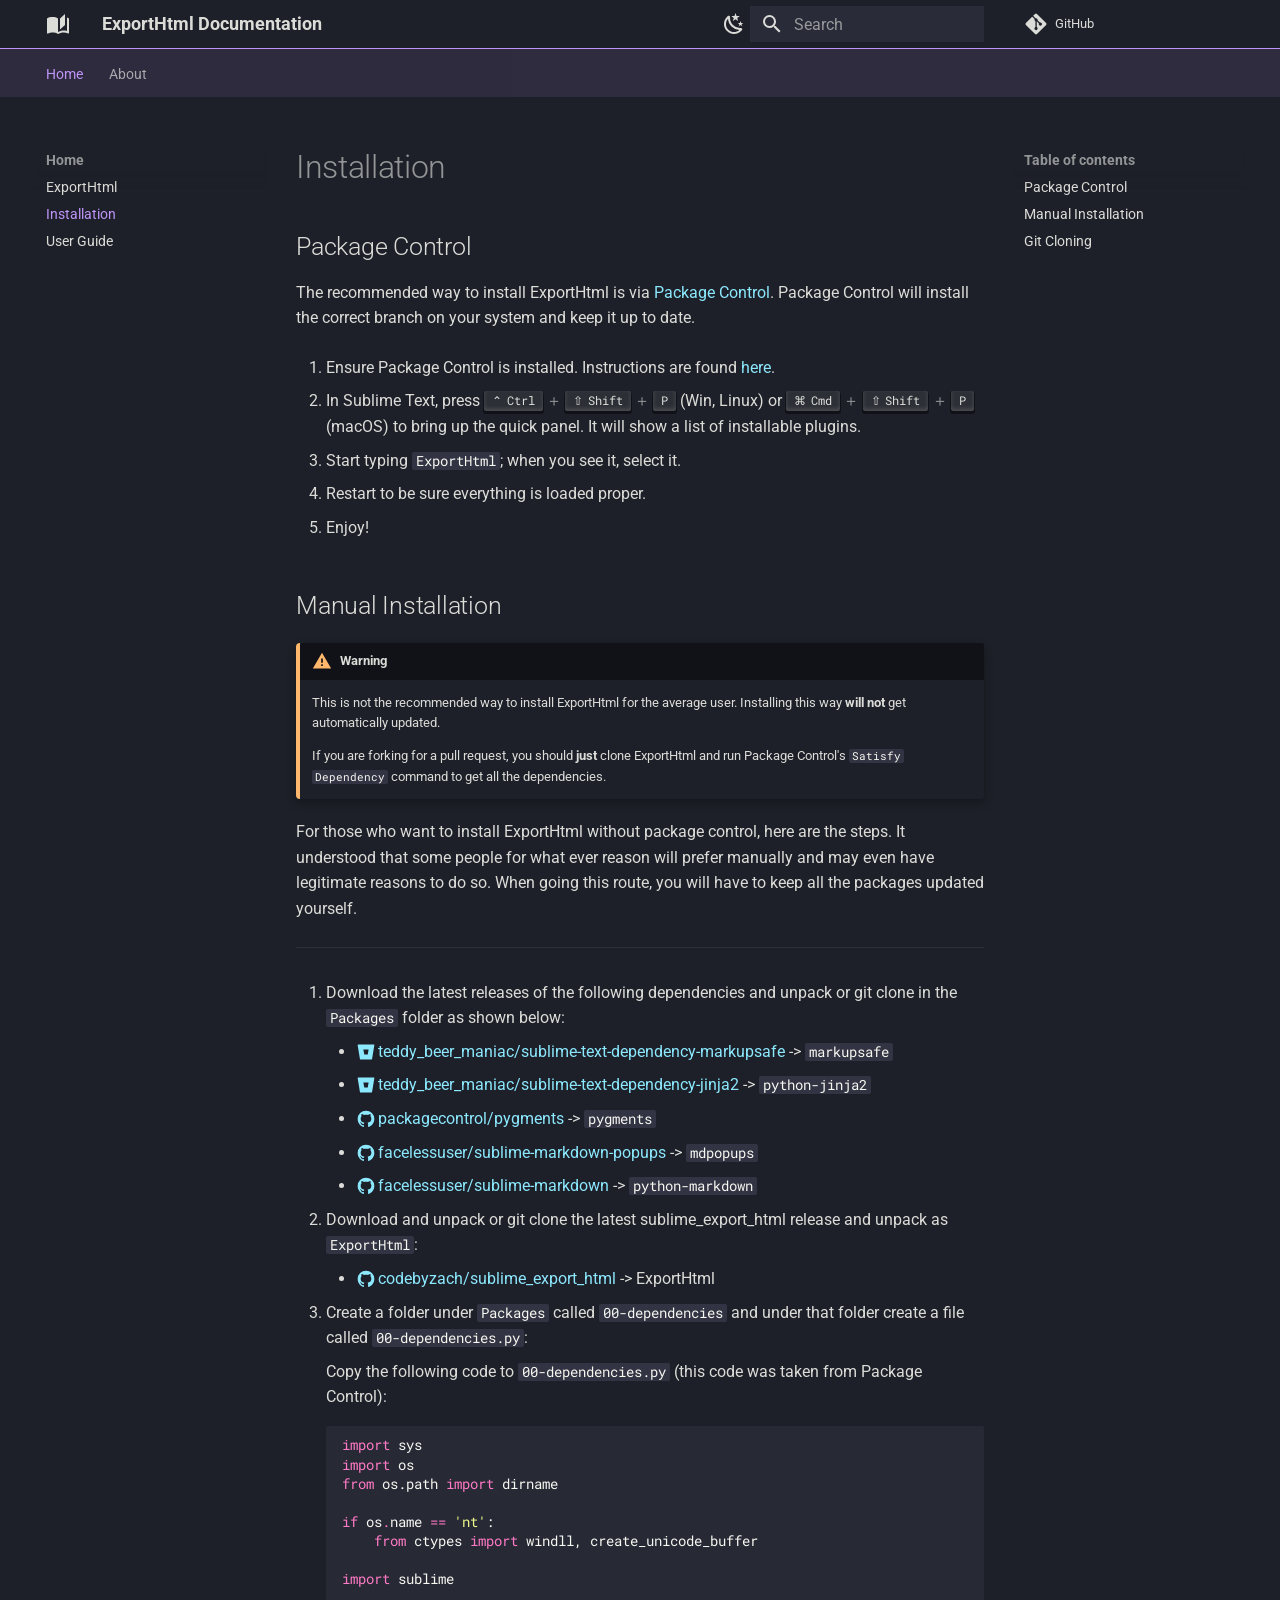
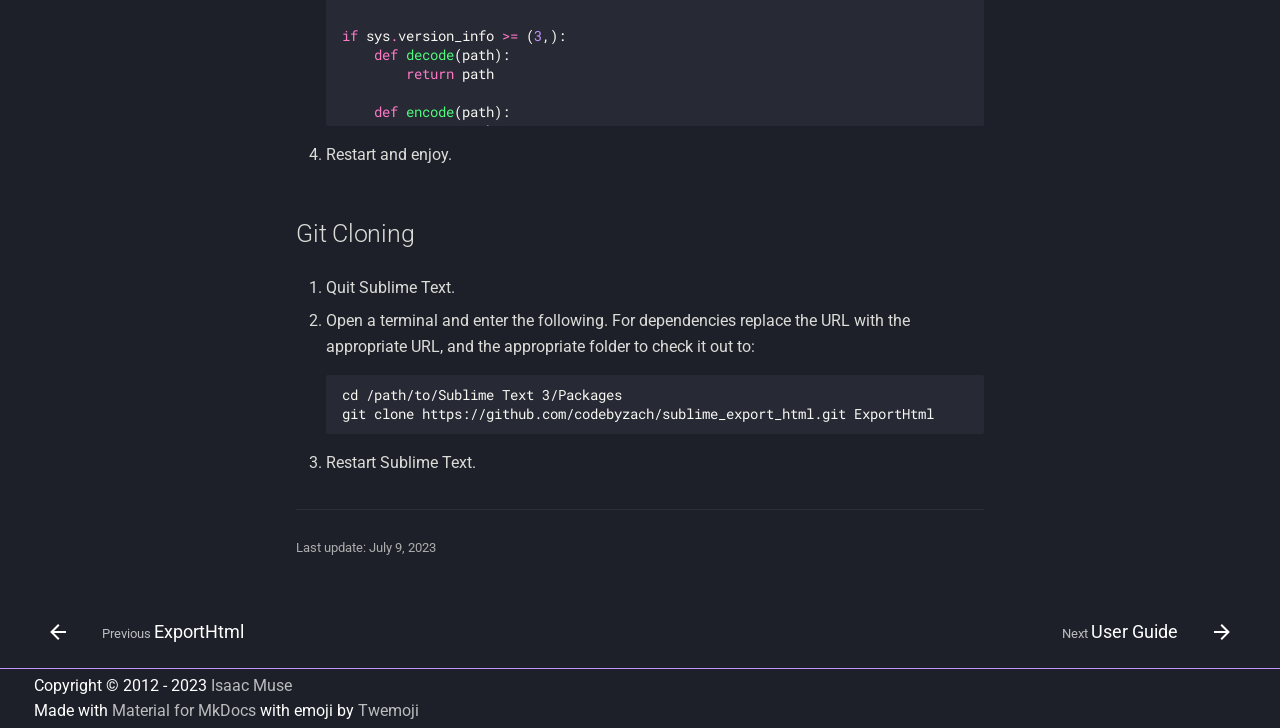
<file: installation/index.html>
<!doctype html><html lang=en class=no-js> <head><meta charset=utf-8><meta name=viewport content="width=device-width,initial-scale=1"><meta name=description content="Sublime Text plugin that exports code to HTML or BBCODE for copying, printing, or saving."><link href=https://codebyzach.github.io/sublime_export_html/installation/ rel=canonical><link rel=prev href=..><link href=../usage/ rel=next><link rel=icon href=../assets/images/favicon.png><meta name=generator content="mkdocs-1.4.3, mkdocs-material-9.1.18"><title>Installation - ExportHtml Documentation</title><link rel=stylesheet href=../assets/stylesheets/main.26e3688c.min.css><link rel=stylesheet href=../assets/stylesheets/palette.ecc896b0.min.css><script src=../assets/pymdownx-extras/material-extra-theme-8d50d708.js type=text/javascript></script><script src=../assets/pymdownx-extras/material-extra-3rdparty-a81e7739.js type=text/javascript></script><link rel=preconnect href=https://fonts.gstatic.com crossorigin><link rel=stylesheet href="https://fonts.googleapis.com/css?family=Roboto:300,300i,400,400i,700,700i%7CRoboto+Mono:400,400i,700,700i&display=fallback"><style>:root{--md-text-font:"Roboto";--md-code-font:"Roboto Mono"}</style><link rel=stylesheet href=../assets/pymdownx-extras/extra-a2b15a354f.css><script>__md_scope=new URL("..",location),__md_hash=e=>[...e].reduce((e,_)=>(e<<5)-e+_.charCodeAt(0),0),__md_get=(e,_=localStorage,t=__md_scope)=>JSON.parse(_.getItem(t.pathname+"."+e)),__md_set=(e,_,t=localStorage,a=__md_scope)=>{try{t.setItem(a.pathname+"."+e,JSON.stringify(_))}catch(e){}}</script></head> <body dir=ltr data-md-color-scheme=dracula data-md-color-primary=deep-purple data-md-color-accent=deep-purple> <input class=md-toggle data-md-toggle=drawer type=checkbox id=__drawer autocomplete=off> <input class=md-toggle data-md-toggle=search type=checkbox id=__search autocomplete=off> <label class=md-overlay for=__drawer></label> <div data-md-component=skip> <a href=#installation class=md-skip> Skip to content </a> </div> <div data-md-component=announce> </div> <header class=md-header data-md-component=header> <nav class="md-header__inner md-grid" aria-label> <a href=https://codebyzach.github.io/sublime_export_html/ title="ExportHtml Documentation" class="md-header__button md-logo" aria-label="ExportHtml Documentation"> <svg xmlns=http://www.w3.org/2000/svg viewbox="0 0 24 24"><path d="m19 2-5 4.5v11l5-4.5V2M6.5 5C4.55 5 2.45 5.4 1 6.5v14.66c0 .25.25.5.5.5.1 0 .15-.07.25-.07 1.35-.65 3.3-1.09 4.75-1.09 1.95 0 4.05.4 5.5 1.5 1.35-.85 3.8-1.5 5.5-1.5 1.65 0 3.35.31 4.75 1.06.1.05.15.03.25.03.25 0 .5-.25.5-.5V6.5c-.6-.45-1.25-.75-2-1V19c-1.1-.35-2.3-.5-3.5-.5-1.7 0-4.15.65-5.5 1.5V6.5C10.55 5.4 8.45 5 6.5 5Z"/></svg> </a> <label class="md-header__button md-icon" for=__drawer> <svg xmlns=http://www.w3.org/2000/svg viewbox="0 0 24 24"><path d="M3 6h18v2H3V6m0 5h18v2H3v-2m0 5h18v2H3v-2Z"/></svg> </label> <div class=md-header__title data-md-component=header-title> <div class=md-header__ellipsis> <div class=md-header__topic> <span class=md-ellipsis> ExportHtml Documentation </span> </div> <div class=md-header__topic data-md-component=header-topic> <span class=md-ellipsis> Installation </span> </div> </div> </div> <div class=md-header__options> <div class="md-header-nav__scheme md-header-nav__button md-source__icon md-icon"> <a href=javascript:toggleScheme(); title="Light mode" class=light-mode> <svg xmlns=http://www.w3.org/2000/svg viewbox="0 0 24 24"><path d="M12 7a5 5 0 0 1 5 5 5 5 0 0 1-5 5 5 5 0 0 1-5-5 5 5 0 0 1 5-5m0 2a3 3 0 0 0-3 3 3 3 0 0 0 3 3 3 3 0 0 0 3-3 3 3 0 0 0-3-3m0-7 2.39 3.42C13.65 5.15 12.84 5 12 5c-.84 0-1.65.15-2.39.42L12 2M3.34 7l4.16-.35A7.2 7.2 0 0 0 5.94 8.5c-.44.74-.69 1.5-.83 2.29L3.34 7m.02 10 1.76-3.77a7.131 7.131 0 0 0 2.38 4.14L3.36 17M20.65 7l-1.77 3.79a7.023 7.023 0 0 0-2.38-4.15l4.15.36m-.01 10-4.14.36c.59-.51 1.12-1.14 1.54-1.86.42-.73.69-1.5.83-2.29L20.64 17M12 22l-2.41-3.44c.74.27 1.55.44 2.41.44.82 0 1.63-.17 2.37-.44L12 22Z"/></svg> </a> <a href=javascript:toggleScheme(); title="Dark mode" class=dark-mode> <svg xmlns=http://www.w3.org/2000/svg viewbox="0 0 24 24"><path d="m17.75 4.09-2.53 1.94.91 3.06-2.63-1.81-2.63 1.81.91-3.06-2.53-1.94L12.44 4l1.06-3 1.06 3 3.19.09m3.5 6.91-1.64 1.25.59 1.98-1.7-1.17-1.7 1.17.59-1.98L15.75 11l2.06-.05L18.5 9l.69 1.95 2.06.05m-2.28 4.95c.83-.08 1.72 1.1 1.19 1.85-.32.45-.66.87-1.08 1.27C15.17 23 8.84 23 4.94 19.07c-3.91-3.9-3.91-10.24 0-14.14.4-.4.82-.76 1.27-1.08.75-.53 1.93.36 1.85 1.19-.27 2.86.69 5.83 2.89 8.02a9.96 9.96 0 0 0 8.02 2.89m-1.64 2.02a12.08 12.08 0 0 1-7.8-3.47c-2.17-2.19-3.33-5-3.49-7.82-2.81 3.14-2.7 7.96.31 10.98 3.02 3.01 7.84 3.12 10.98.31Z"/></svg> </a> <a href=javascript:toggleScheme(); title="System preference" class=system-mode> <svg xmlns=http://www.w3.org/2000/svg viewbox="0 0 24 24"><path d="M7.5 2c-1.79 1.15-3 3.18-3 5.5s1.21 4.35 3.03 5.5C4.46 13 2 10.54 2 7.5A5.5 5.5 0 0 1 7.5 2m11.57 1.5 1.43 1.43L4.93 20.5 3.5 19.07 19.07 3.5m-6.18 2.43L11.41 5 9.97 6l.42-1.7L9 3.24l1.75-.12.58-1.65L12 3.1l1.73.03-1.35 1.13.51 1.67m-3.3 3.61-1.16-.73-1.12.78.34-1.32-1.09-.83 1.36-.09.45-1.29.51 1.27 1.36.03-1.05.87.4 1.31M19 13.5a5.5 5.5 0 0 1-5.5 5.5c-1.22 0-2.35-.4-3.26-1.07l7.69-7.69c.67.91 1.07 2.04 1.07 3.26m-4.4 6.58 2.77-1.15-.24 3.35-2.53-2.2m4.33-2.7 1.15-2.77 2.2 2.54-3.35.23m1.15-4.96-1.14-2.78 3.34.24-2.2 2.54M9.63 18.93l2.77 1.15-2.53 2.19-.24-3.34Z"/></svg> </a> <a href=javascript:toggleScheme(); title="Unknown scheme" class=unknown-mode> <svg xmlns=http://www.w3.org/2000/svg viewbox="0 0 24 24"><path d="m15.07 11.25-.9.92C13.45 12.89 13 13.5 13 15h-2v-.5c0-1.11.45-2.11 1.17-2.83l1.24-1.26c.37-.36.59-.86.59-1.41a2 2 0 0 0-2-2 2 2 0 0 0-2 2H8a4 4 0 0 1 4-4 4 4 0 0 1 4 4 3.2 3.2 0 0 1-.93 2.25M13 19h-2v-2h2M12 2A10 10 0 0 0 2 12a10 10 0 0 0 10 10 10 10 0 0 0 10-10c0-5.53-4.5-10-10-10Z"/></svg> </a> </div> </div> <label class="md-header__button md-icon" for=__search> <svg xmlns=http://www.w3.org/2000/svg viewbox="0 0 24 24"><path d="M9.5 3A6.5 6.5 0 0 1 16 9.5c0 1.61-.59 3.09-1.56 4.23l.27.27h.79l5 5-1.5 1.5-5-5v-.79l-.27-.27A6.516 6.516 0 0 1 9.5 16 6.5 6.5 0 0 1 3 9.5 6.5 6.5 0 0 1 9.5 3m0 2C7 5 5 7 5 9.5S7 14 9.5 14 14 12 14 9.5 12 5 9.5 5Z"/></svg> </label> <div class=md-search data-md-component=search role=dialog> <label class=md-search__overlay for=__search></label> <div class=md-search__inner role=search> <form class=md-search__form name=search> <input type=text class=md-search__input name=query aria-label=Search placeholder=Search autocapitalize=off autocorrect=off autocomplete=off spellcheck=false data-md-component=search-query required> <label class="md-search__icon md-icon" for=__search> <svg xmlns=http://www.w3.org/2000/svg viewbox="0 0 24 24"><path d="M9.5 3A6.5 6.5 0 0 1 16 9.5c0 1.61-.59 3.09-1.56 4.23l.27.27h.79l5 5-1.5 1.5-5-5v-.79l-.27-.27A6.516 6.516 0 0 1 9.5 16 6.5 6.5 0 0 1 3 9.5 6.5 6.5 0 0 1 9.5 3m0 2C7 5 5 7 5 9.5S7 14 9.5 14 14 12 14 9.5 12 5 9.5 5Z"/></svg> <svg xmlns=http://www.w3.org/2000/svg viewbox="0 0 24 24"><path d="M20 11v2H8l5.5 5.5-1.42 1.42L4.16 12l7.92-7.92L13.5 5.5 8 11h12Z"/></svg> </label> <nav class=md-search__options aria-label=Search> <button type=reset class="md-search__icon md-icon" title=Clear aria-label=Clear tabindex=-1> <svg xmlns=http://www.w3.org/2000/svg viewbox="0 0 24 24"><path d="M19 6.41 17.59 5 12 10.59 6.41 5 5 6.41 10.59 12 5 17.59 6.41 19 12 13.41 17.59 19 19 17.59 13.41 12 19 6.41Z"/></svg> </button> </nav> </form> <div class=md-search__output> <div class=md-search__scrollwrap data-md-scrollfix> <div class=md-search-result data-md-component=search-result> <div class=md-search-result__meta> Initializing search </div> <ol class=md-search-result__list role=presentation></ol> </div> </div> </div> </div> </div> <div class=md-header__source> <a href=https://github.com/codebyzach/sublime_export_html title="Go to repository" class=md-source data-md-component=source> <div class="md-source__icon md-icon"> <svg xmlns=http://www.w3.org/2000/svg viewbox="0 0 448 512"><!-- Font Awesome Free 6.4.0 by @fontawesome - https://fontawesome.com License - https://fontawesome.com/license/free (Icons: CC BY 4.0, Fonts: SIL OFL 1.1, Code: MIT License) Copyright 2023 Fonticons, Inc.--><path d="M439.55 236.05 244 40.45a28.87 28.87 0 0 0-40.81 0l-40.66 40.63 51.52 51.52c27.06-9.14 52.68 16.77 43.39 43.68l49.66 49.66c34.23-11.8 61.18 31 35.47 56.69-26.49 26.49-70.21-2.87-56-37.34L240.22 199v121.85c25.3 12.54 22.26 41.85 9.08 55a34.34 34.34 0 0 1-48.55 0c-17.57-17.6-11.07-46.91 11.25-56v-123c-20.8-8.51-24.6-30.74-18.64-45L142.57 101 8.45 235.14a28.86 28.86 0 0 0 0 40.81l195.61 195.6a28.86 28.86 0 0 0 40.8 0l194.69-194.69a28.86 28.86 0 0 0 0-40.81z"/></svg> </div> <div class=md-source__repository> GitHub </div> </a> </div> </nav> </header> <div class=md-container data-md-component=container> <nav class=md-tabs aria-label=Tabs data-md-component=tabs> <div class=md-grid> <ul class=md-tabs__list> <li class=md-tabs__item> <a href=.. class="md-tabs__link md-tabs__link--active"> Home </a> </li> <li class=md-tabs__item> <a href=../about/contributing/ class=md-tabs__link> About </a> </li> </ul> </div> </nav> <main class=md-main data-md-component=main> <div class="md-main__inner md-grid"> <div class="md-sidebar md-sidebar--primary" data-md-component=sidebar data-md-type=navigation> <div class=md-sidebar__scrollwrap> <div class=md-sidebar__inner> <nav class="md-nav md-nav--primary md-nav--lifted" aria-label=Navigation data-md-level=0> <label class=md-nav__title for=__drawer> <a href=.. title="ExportHtml Documentation" class="md-nav__button md-logo" aria-label="ExportHtml Documentation" data-md-component=logo> <svg xmlns=http://www.w3.org/2000/svg viewbox="0 0 24 24"><path d="m19 2-5 4.5v11l5-4.5V2M6.5 5C4.55 5 2.45 5.4 1 6.5v14.66c0 .25.25.5.5.5.1 0 .15-.07.25-.07 1.35-.65 3.3-1.09 4.75-1.09 1.95 0 4.05.4 5.5 1.5 1.35-.85 3.8-1.5 5.5-1.5 1.65 0 3.35.31 4.75 1.06.1.05.15.03.25.03.25 0 .5-.25.5-.5V6.5c-.6-.45-1.25-.75-2-1V19c-1.1-.35-2.3-.5-3.5-.5-1.7 0-4.15.65-5.5 1.5V6.5C10.55 5.4 8.45 5 6.5 5Z"/></svg> </a> ExportHtml Documentation </label> <div class=md-nav__source> <a href=https://github.com/codebyzach/sublime_export_html title="Go to repository" class=md-source data-md-component=source> <div class="md-source__icon md-icon"> <svg xmlns=http://www.w3.org/2000/svg viewbox="0 0 448 512"><!-- Font Awesome Free 6.4.0 by @fontawesome - https://fontawesome.com License - https://fontawesome.com/license/free (Icons: CC BY 4.0, Fonts: SIL OFL 1.1, Code: MIT License) Copyright 2023 Fonticons, Inc.--><path d="M439.55 236.05 244 40.45a28.87 28.87 0 0 0-40.81 0l-40.66 40.63 51.52 51.52c27.06-9.14 52.68 16.77 43.39 43.68l49.66 49.66c34.23-11.8 61.18 31 35.47 56.69-26.49 26.49-70.21-2.87-56-37.34L240.22 199v121.85c25.3 12.54 22.26 41.85 9.08 55a34.34 34.34 0 0 1-48.55 0c-17.57-17.6-11.07-46.91 11.25-56v-123c-20.8-8.51-24.6-30.74-18.64-45L142.57 101 8.45 235.14a28.86 28.86 0 0 0 0 40.81l195.61 195.6a28.86 28.86 0 0 0 40.8 0l194.69-194.69a28.86 28.86 0 0 0 0-40.81z"/></svg> </div> <div class=md-source__repository> GitHub </div> </a> </div> <ul class=md-nav__list data-md-scrollfix> <li class="md-nav__item md-nav__item--active md-nav__item--nested"> <input class="md-nav__toggle md-toggle " type=checkbox id=__nav_1 checked> <label class=md-nav__link for=__nav_1 id=__nav_1_label tabindex=0> Home <span class="md-nav__icon md-icon"></span> </label> <nav class=md-nav data-md-level=1 aria-labelledby=__nav_1_label aria-expanded=true> <label class=md-nav__title for=__nav_1> <span class="md-nav__icon md-icon"></span> Home </label> <ul class=md-nav__list data-md-scrollfix> <li class=md-nav__item> <a href=.. class=md-nav__link> ExportHtml </a> </li> <li class="md-nav__item md-nav__item--active"> <input class="md-nav__toggle md-toggle" type=checkbox id=__toc> <label class="md-nav__link md-nav__link--active" for=__toc> Installation <span class="md-nav__icon md-icon"></span> </label> <a href=./ class="md-nav__link md-nav__link--active"> Installation </a> <nav class="md-nav md-nav--secondary" aria-label="Table of contents"> <label class=md-nav__title for=__toc> <span class="md-nav__icon md-icon"></span> Table of contents </label> <ul class=md-nav__list data-md-component=toc data-md-scrollfix> <li class=md-nav__item> <a href=#package-control class=md-nav__link> Package Control </a> </li> <li class=md-nav__item> <a href=#manual-installation class=md-nav__link> Manual Installation </a> </li> <li class=md-nav__item> <a href=#git-cloning class=md-nav__link> Git Cloning </a> </li> </ul> </nav> </li> <li class=md-nav__item> <a href=../usage/ class=md-nav__link> User Guide </a> </li> </ul> </nav> </li> <li class="md-nav__item md-nav__item--nested"> <input class="md-nav__toggle md-toggle " type=checkbox id=__nav_2> <label class=md-nav__link for=__nav_2 id=__nav_2_label tabindex=0> About <span class="md-nav__icon md-icon"></span> </label> <nav class=md-nav data-md-level=1 aria-labelledby=__nav_2_label aria-expanded=false> <label class=md-nav__title for=__nav_2> <span class="md-nav__icon md-icon"></span> About </label> <ul class=md-nav__list data-md-scrollfix> <li class=md-nav__item> <a href=../about/contributing/ class=md-nav__link> Contributing &amp; Support </a> </li> <li class=md-nav__item> <a href=../about/license/ class=md-nav__link> License </a> </li> </ul> </nav> </li> </ul> </nav> </div> </div> </div> <div class="md-sidebar md-sidebar--secondary" data-md-component=sidebar data-md-type=toc> <div class=md-sidebar__scrollwrap> <div class=md-sidebar__inner> <nav class="md-nav md-nav--secondary" aria-label="Table of contents"> <label class=md-nav__title for=__toc> <span class="md-nav__icon md-icon"></span> Table of contents </label> <ul class=md-nav__list data-md-component=toc data-md-scrollfix> <li class=md-nav__item> <a href=#package-control class=md-nav__link> Package Control </a> </li> <li class=md-nav__item> <a href=#manual-installation class=md-nav__link> Manual Installation </a> </li> <li class=md-nav__item> <a href=#git-cloning class=md-nav__link> Git Cloning </a> </li> </ul> </nav> </div> </div> </div> <div class=md-content data-md-component=content> <article class="md-content__inner md-typeset"> <h1 id=installation>Installation<a class=headerlink href=#installation title="Permanent link"></a></h1> <h2 id=package-control>Package Control<a class=headerlink href=#package-control title="Permanent link"></a></h2> <p>The recommended way to install ExportHtml is via <a href=https://packagecontrol.io/ >Package Control</a>. Package Control will install the correct branch on your system and keep it up to date.</p> <ol> <li> <p>Ensure Package Control is installed. Instructions are found <a href=https://packagecontrol.io/installation>here</a>.</p> </li> <li> <p>In Sublime Text, press <span class=keys><kbd class=key-control>Ctrl</kbd><span>＋</span><kbd class=key-shift>Shift</kbd><span>＋</span><kbd class=key-p>P</kbd></span> (Win, Linux) or <span class=keys><kbd class=key-command>Cmd</kbd><span>＋</span><kbd class=key-shift>Shift</kbd><span>＋</span><kbd class=key-p>P</kbd></span> (macOS) to bring up the quick panel. It will show a list of installable plugins.</p> </li> <li> <p>Start typing <code>ExportHtml</code>; when you see it, select it.</p> </li> <li> <p>Restart to be sure everything is loaded proper.</p> </li> <li> <p>Enjoy!</p> </li> </ol> <h2 id=manual-installation>Manual Installation<a class=headerlink href=#manual-installation title="Permanent link"></a></h2> <div class="admonition warning"> <p class=admonition-title>Warning</p> <p>This is not the recommended way to install ExportHtml for the average user. Installing this way <strong>will not</strong> get automatically updated.</p> <p>If you are forking for a pull request, you should <strong>just</strong> clone ExportHtml and run Package Control's <code>Satisfy Dependency</code> command to get all the dependencies.</p> </div> <p>For those who want to install ExportHtml without package control, here are the steps. It understood that some people for what ever reason will prefer manually and may even have legitimate reasons to do so. When going this route, you will have to keep all the packages updated yourself.</p> <hr> <ol> <li> <p>Download the latest releases of the following dependencies and unpack or git clone in the <code>Packages</code> folder as shown below:</p> <ul> <li><a class="magiclink magiclink-bitbucket magiclink-repository" href=https://bitbucket.org/teddy_beer_maniac/sublime-text-dependency-markupsafe title="Bitbucket Repository: teddy_beer_maniac/sublime-text-dependency-markupsafe">teddy_beer_maniac/sublime-text-dependency-markupsafe</a> -&gt; <code>markupsafe</code></li> <li><a class="magiclink magiclink-bitbucket magiclink-repository" href=https://bitbucket.org/teddy_beer_maniac/sublime-text-dependency-jinja2 title="Bitbucket Repository: teddy_beer_maniac/sublime-text-dependency-jinja2">teddy_beer_maniac/sublime-text-dependency-jinja2</a> -&gt; <code>python-jinja2</code></li> <li><a class="magiclink magiclink-github magiclink-repository" href=https://github.com/packagecontrol/pygments title="GitHub Repository: packagecontrol/pygments">packagecontrol/pygments</a> -&gt; <code>pygments</code></li> <li><a class="magiclink magiclink-github magiclink-repository" href=https://github.com/facelessuser/sublime-markdown-popups title="GitHub Repository: facelessuser/sublime-markdown-popups">facelessuser/sublime-markdown-popups</a> -&gt; <code>mdpopups</code></li> <li><a class="magiclink magiclink-github magiclink-repository" href=https://github.com/facelessuser/sublime-markdown title="GitHub Repository: facelessuser/sublime-markdown">facelessuser/sublime-markdown</a> -&gt; <code>python-markdown</code></li> </ul> </li> <li> <p>Download and unpack or git clone the latest sublime_export_html release and unpack as <code>ExportHtml</code>:</p> <ul> <li><a class="magiclink magiclink-github magiclink-repository" href=https://github.com/codebyzach/sublime_export_html title="GitHub Repository: codebyzach/sublime_export_html">codebyzach/sublime_export_html</a> -&gt; ExportHtml</li> </ul> </li> <li> <p>Create a folder under <code>Packages</code> called <code>00-dependencies</code> and under that folder create a file called <code>00-dependencies.py</code>:</p> <p>Copy the following code to <code>00-dependencies.py</code> (this code was taken from Package Control):</p> <div class="md-max-height highlight"><pre><span></span><code><span class=kn>import</span> <span class=nn>sys</span>
<span class=kn>import</span> <span class=nn>os</span>
<span class=kn>from</span> <span class=nn>os.path</span> <span class=kn>import</span> <span class=n>dirname</span>

<span class=k>if</span> <span class=n>os</span><span class=o>.</span><span class=n>name</span> <span class=o>==</span> <span class=s1>&#39;nt&#39;</span><span class=p>:</span>
    <span class=kn>from</span> <span class=nn>ctypes</span> <span class=kn>import</span> <span class=n>windll</span><span class=p>,</span> <span class=n>create_unicode_buffer</span>

<span class=kn>import</span> <span class=nn>sublime</span>


<span class=k>if</span> <span class=n>sys</span><span class=o>.</span><span class=n>version_info</span> <span class=o>&gt;=</span> <span class=p>(</span><span class=mi>3</span><span class=p>,):</span>
    <span class=k>def</span> <span class=nf>decode</span><span class=p>(</span><span class=n>path</span><span class=p>):</span>
        <span class=k>return</span> <span class=n>path</span>

    <span class=k>def</span> <span class=nf>encode</span><span class=p>(</span><span class=n>path</span><span class=p>):</span>
        <span class=k>return</span> <span class=n>path</span>

    <span class=k>if</span> <span class=n>os</span><span class=o>.</span><span class=n>path</span><span class=o>.</span><span class=n>basename</span><span class=p>(</span><span class=vm>__file__</span><span class=p>)</span> <span class=o>==</span> <span class=s1>&#39;sys_path.py&#39;</span><span class=p>:</span>
        <span class=n>pc_package_path</span> <span class=o>=</span> <span class=n>dirname</span><span class=p>(</span><span class=n>dirname</span><span class=p>(</span><span class=vm>__file__</span><span class=p>))</span>
    <span class=c1># When loaded as a .sublime-package file, the filename ends up being</span>
    <span class=c1># Package Control.sublime-package/Package Control.package_control.sys_path</span>
    <span class=k>else</span><span class=p>:</span>
        <span class=n>pc_package_path</span> <span class=o>=</span> <span class=n>dirname</span><span class=p>(</span><span class=vm>__file__</span><span class=p>)</span>
    <span class=n>st_version</span> <span class=o>=</span> <span class=sa>u</span><span class=s1>&#39;3&#39;</span>

<span class=k>else</span><span class=p>:</span>
    <span class=k>def</span> <span class=nf>decode</span><span class=p>(</span><span class=n>path</span><span class=p>):</span>
        <span class=k>if</span> <span class=ow>not</span> <span class=nb>isinstance</span><span class=p>(</span><span class=n>path</span><span class=p>,</span> <span class=n>unicode</span><span class=p>):</span>
            <span class=n>path</span> <span class=o>=</span> <span class=n>path</span><span class=o>.</span><span class=n>decode</span><span class=p>(</span><span class=n>sys</span><span class=o>.</span><span class=n>getfilesystemencoding</span><span class=p>())</span>
        <span class=k>return</span> <span class=n>path</span>

    <span class=k>def</span> <span class=nf>encode</span><span class=p>(</span><span class=n>path</span><span class=p>):</span>
        <span class=k>if</span> <span class=nb>isinstance</span><span class=p>(</span><span class=n>path</span><span class=p>,</span> <span class=n>unicode</span><span class=p>):</span>
            <span class=n>path</span> <span class=o>=</span> <span class=n>path</span><span class=o>.</span><span class=n>encode</span><span class=p>(</span><span class=n>sys</span><span class=o>.</span><span class=n>getfilesystemencoding</span><span class=p>())</span>
        <span class=k>return</span> <span class=n>path</span>

    <span class=n>pc_package_path</span> <span class=o>=</span> <span class=n>decode</span><span class=p>(</span><span class=n>os</span><span class=o>.</span><span class=n>getcwd</span><span class=p>())</span>
    <span class=n>st_version</span> <span class=o>=</span> <span class=sa>u</span><span class=s1>&#39;2&#39;</span>


<span class=n>st_dir</span> <span class=o>=</span> <span class=n>dirname</span><span class=p>(</span><span class=n>dirname</span><span class=p>(</span><span class=n>pc_package_path</span><span class=p>))</span>


<span class=k>def</span> <span class=nf>add</span><span class=p>(</span><span class=n>path</span><span class=p>,</span> <span class=n>first</span><span class=o>=</span><span class=kc>False</span><span class=p>):</span>
<span class=w>    </span><span class=sd>&quot;&quot;&quot;</span>
<span class=sd>    Adds an entry to the beginning of sys.path, working around the fact that</span>
<span class=sd>    Python 2.6 can&#39;t import from non-ASCII paths on Windows.</span>

<span class=sd>    :param path:</span>
<span class=sd>        A unicode string of a folder, zip file or sublime-package file to</span>
<span class=sd>        add to the path</span>

<span class=sd>    :param first:</span>
<span class=sd>        If the path should be added at the beginning</span>
<span class=sd>    &quot;&quot;&quot;</span>

    <span class=k>if</span> <span class=n>os</span><span class=o>.</span><span class=n>name</span> <span class=o>==</span> <span class=s1>&#39;nt&#39;</span><span class=p>:</span>
        <span class=c1># Work around unicode path import issue on Windows with Python 2.6</span>
        <span class=n>buf</span> <span class=o>=</span> <span class=n>create_unicode_buffer</span><span class=p>(</span><span class=mi>512</span><span class=p>)</span>
        <span class=k>if</span> <span class=n>windll</span><span class=o>.</span><span class=n>kernel32</span><span class=o>.</span><span class=n>GetShortPathNameW</span><span class=p>(</span><span class=n>path</span><span class=p>,</span> <span class=n>buf</span><span class=p>,</span> <span class=nb>len</span><span class=p>(</span><span class=n>buf</span><span class=p>)):</span>
            <span class=n>path</span> <span class=o>=</span> <span class=n>buf</span><span class=o>.</span><span class=n>value</span>

    <span class=n>enc_path</span> <span class=o>=</span> <span class=n>encode</span><span class=p>(</span><span class=n>path</span><span class=p>)</span>

    <span class=k>if</span> <span class=n>os</span><span class=o>.</span><span class=n>path</span><span class=o>.</span><span class=n>exists</span><span class=p>(</span><span class=n>enc_path</span><span class=p>):</span>
        <span class=k>if</span> <span class=n>first</span><span class=p>:</span>
            <span class=k>try</span><span class=p>:</span>
                <span class=n>sys</span><span class=o>.</span><span class=n>path</span><span class=o>.</span><span class=n>remove</span><span class=p>(</span><span class=n>enc_path</span><span class=p>)</span>
            <span class=k>except</span> <span class=p>(</span><span class=ne>ValueError</span><span class=p>):</span>
                <span class=k>pass</span>
            <span class=n>sys</span><span class=o>.</span><span class=n>path</span><span class=o>.</span><span class=n>insert</span><span class=p>(</span><span class=mi>0</span><span class=p>,</span> <span class=n>enc_path</span><span class=p>)</span>
        <span class=k>elif</span> <span class=n>enc_path</span> <span class=ow>not</span> <span class=ow>in</span> <span class=n>sys</span><span class=o>.</span><span class=n>path</span><span class=p>:</span>
            <span class=n>sys</span><span class=o>.</span><span class=n>path</span><span class=o>.</span><span class=n>append</span><span class=p>(</span><span class=n>enc_path</span><span class=p>)</span>


<span class=k>def</span> <span class=nf>remove</span><span class=p>(</span><span class=n>path</span><span class=p>):</span>
<span class=w>    </span><span class=sd>&quot;&quot;&quot;</span>
<span class=sd>    Removes a path from sys.path if it is present</span>

<span class=sd>    :param path:</span>
<span class=sd>        A unicode string of a folder, zip file or sublime-package file</span>
<span class=sd>    &quot;&quot;&quot;</span>

    <span class=k>try</span><span class=p>:</span>
        <span class=n>sys</span><span class=o>.</span><span class=n>path</span><span class=o>.</span><span class=n>remove</span><span class=p>(</span><span class=n>encode</span><span class=p>(</span><span class=n>path</span><span class=p>))</span>
    <span class=k>except</span> <span class=p>(</span><span class=ne>ValueError</span><span class=p>):</span>
        <span class=k>pass</span>

    <span class=k>if</span> <span class=n>os</span><span class=o>.</span><span class=n>name</span> <span class=o>==</span> <span class=s1>&#39;nt&#39;</span><span class=p>:</span>
        <span class=n>buf</span> <span class=o>=</span> <span class=n>create_unicode_buffer</span><span class=p>(</span><span class=mi>512</span><span class=p>)</span>
        <span class=k>if</span> <span class=n>windll</span><span class=o>.</span><span class=n>kernel32</span><span class=o>.</span><span class=n>GetShortPathNameW</span><span class=p>(</span><span class=n>path</span><span class=p>,</span> <span class=n>buf</span><span class=p>,</span> <span class=nb>len</span><span class=p>(</span><span class=n>buf</span><span class=p>)):</span>
            <span class=n>path</span> <span class=o>=</span> <span class=n>buf</span><span class=o>.</span><span class=n>value</span>
        <span class=k>try</span><span class=p>:</span>
            <span class=n>sys</span><span class=o>.</span><span class=n>path</span><span class=o>.</span><span class=n>remove</span><span class=p>(</span><span class=n>encode</span><span class=p>(</span><span class=n>path</span><span class=p>))</span>
        <span class=k>except</span> <span class=p>(</span><span class=ne>ValueError</span><span class=p>):</span>
            <span class=k>pass</span>


<span class=k>def</span> <span class=nf>generate_dependency_paths</span><span class=p>(</span><span class=n>name</span><span class=p>):</span>
<span class=w>    </span><span class=sd>&quot;&quot;&quot;</span>
<span class=sd>    Accepts a dependency name and generates a dict containing the three standard</span>
<span class=sd>    import paths that are valid for the current machine.</span>

<span class=sd>    :param name:</span>
<span class=sd>        A unicode string name of the dependency</span>

<span class=sd>    :return:</span>
<span class=sd>        A dict with the following keys:</span>
<span class=sd>         - &#39;ver&#39;</span>
<span class=sd>         - &#39;plat&#39;</span>
<span class=sd>         - &#39;arch&#39;</span>
<span class=sd>    &quot;&quot;&quot;</span>

    <span class=n>packages_dir</span> <span class=o>=</span> <span class=n>os</span><span class=o>.</span><span class=n>path</span><span class=o>.</span><span class=n>join</span><span class=p>(</span><span class=n>st_dir</span><span class=p>,</span> <span class=sa>u</span><span class=s1>&#39;Packages&#39;</span><span class=p>)</span>
    <span class=n>dependency_dir</span> <span class=o>=</span> <span class=n>os</span><span class=o>.</span><span class=n>path</span><span class=o>.</span><span class=n>join</span><span class=p>(</span><span class=n>packages_dir</span><span class=p>,</span> <span class=n>name</span><span class=p>)</span>

    <span class=n>ver</span> <span class=o>=</span> <span class=sa>u</span><span class=s1>&#39;st</span><span class=si>%s</span><span class=s1>&#39;</span> <span class=o>%</span> <span class=n>st_version</span>
    <span class=n>plat</span> <span class=o>=</span> <span class=n>sublime</span><span class=o>.</span><span class=n>platform</span><span class=p>()</span>
    <span class=n>arch</span> <span class=o>=</span> <span class=n>sublime</span><span class=o>.</span><span class=n>arch</span><span class=p>()</span>

    <span class=k>return</span> <span class=p>{</span>
        <span class=s1>&#39;all&#39;</span><span class=p>:</span> <span class=n>os</span><span class=o>.</span><span class=n>path</span><span class=o>.</span><span class=n>join</span><span class=p>(</span><span class=n>dependency_dir</span><span class=p>,</span> <span class=s1>&#39;all&#39;</span><span class=p>),</span>
        <span class=s1>&#39;ver&#39;</span><span class=p>:</span> <span class=n>os</span><span class=o>.</span><span class=n>path</span><span class=o>.</span><span class=n>join</span><span class=p>(</span><span class=n>dependency_dir</span><span class=p>,</span> <span class=n>ver</span><span class=p>),</span>
        <span class=s1>&#39;plat&#39;</span><span class=p>:</span> <span class=n>os</span><span class=o>.</span><span class=n>path</span><span class=o>.</span><span class=n>join</span><span class=p>(</span><span class=n>dependency_dir</span><span class=p>,</span> <span class=sa>u</span><span class=s1>&#39;</span><span class=si>%s</span><span class=s1>_</span><span class=si>%s</span><span class=s1>&#39;</span> <span class=o>%</span> <span class=p>(</span><span class=n>ver</span><span class=p>,</span> <span class=n>plat</span><span class=p>)),</span>
        <span class=s1>&#39;arch&#39;</span><span class=p>:</span> <span class=n>os</span><span class=o>.</span><span class=n>path</span><span class=o>.</span><span class=n>join</span><span class=p>(</span><span class=n>dependency_dir</span><span class=p>,</span> <span class=sa>u</span><span class=s1>&#39;</span><span class=si>%s</span><span class=s1>_</span><span class=si>%s</span><span class=s1>_</span><span class=si>%s</span><span class=s1>&#39;</span> <span class=o>%</span> <span class=p>(</span><span class=n>ver</span><span class=p>,</span> <span class=n>plat</span><span class=p>,</span> <span class=n>arch</span><span class=p>))</span>
    <span class=p>}</span>


<span class=k>def</span> <span class=nf>add_dependency</span><span class=p>(</span><span class=n>name</span><span class=p>,</span> <span class=n>first</span><span class=o>=</span><span class=kc>False</span><span class=p>):</span>
<span class=w>    </span><span class=sd>&quot;&quot;&quot;</span>
<span class=sd>    Accepts a dependency name and automatically adds the appropriate path</span>
<span class=sd>    to sys.path, if the dependency has a path for the current platform and</span>
<span class=sd>    architecture.</span>

<span class=sd>    :param name:</span>
<span class=sd>        A unicode string name of the dependency</span>

<span class=sd>    :param first:</span>
<span class=sd>        If the path should be added to the beginning of the list</span>
<span class=sd>    &quot;&quot;&quot;</span>

    <span class=n>dep_paths</span> <span class=o>=</span> <span class=n>generate_dependency_paths</span><span class=p>(</span><span class=n>name</span><span class=p>)</span>

    <span class=k>for</span> <span class=n>path</span> <span class=ow>in</span> <span class=n>dep_paths</span><span class=o>.</span><span class=n>values</span><span class=p>():</span>
        <span class=k>if</span> <span class=n>os</span><span class=o>.</span><span class=n>path</span><span class=o>.</span><span class=n>exists</span><span class=p>(</span><span class=n>encode</span><span class=p>(</span><span class=n>path</span><span class=p>)):</span>
            <span class=n>add</span><span class=p>(</span><span class=n>path</span><span class=p>,</span> <span class=n>first</span><span class=o>=</span><span class=n>first</span><span class=p>)</span>


<span class=n>add_dependency</span><span class=p>(</span><span class=s1>&#39;pygments&#39;</span><span class=p>)</span>
<span class=n>add_dependency</span><span class=p>(</span><span class=s1>&#39;markupsafe&#39;</span><span class=p>)</span>
<span class=n>add_dependency</span><span class=p>(</span><span class=s1>&#39;python-markdown&#39;</span><span class=p>)</span>
<span class=n>add_dependency</span><span class=p>(</span><span class=s1>&#39;python-jinja2&#39;</span><span class=p>)</span>
<span class=n>add_dependency</span><span class=p>(</span><span class=s1>&#39;mdpopups&#39;</span><span class=p>)</span>
</code></pre></div> </li> <li> <p>Restart and enjoy.</p> </li> </ol> <h2 id=git-cloning>Git Cloning<a class=headerlink href=#git-cloning title="Permanent link"></a></h2> <ol> <li> <p>Quit Sublime Text.</p> </li> <li> <p>Open a terminal and enter the following. For dependencies replace the URL with the appropriate URL, and the appropriate folder to check it out to:</p> <div class=highlight><pre><span></span><code>cd /path/to/Sublime Text 3/Packages
git clone https://github.com/codebyzach/sublime_export_html.git ExportHtml
</code></pre></div> </li> <li> <p>Restart Sublime Text.</p> </li> </ol> <hr> <div class=md-source-file> <small> Last update: <span class="git-revision-date-localized-plugin git-revision-date-localized-plugin-date">July 9, 2023</span> </small> </div> </article> </div> </div> <button type=button class="md-top md-icon" data-md-component=top hidden> <svg xmlns=http://www.w3.org/2000/svg viewbox="0 0 24 24"><path d="M13 20h-2V8l-5.5 5.5-1.42-1.42L12 4.16l7.92 7.92-1.42 1.42L13 8v12Z"/></svg> Back to top </button> </main> <footer class=md-footer> <nav class="md-footer__inner md-grid" aria-label> <a href=.. class="md-footer__link md-footer__link--prev" rel=prev> <div class="md-footer__button md-icon"> <svg xmlns=http://www.w3.org/2000/svg viewbox="0 0 24 24"><path d="M20 11v2H8l5.5 5.5-1.42 1.42L4.16 12l7.92-7.92L13.5 5.5 8 11h12Z"/></svg> </div> <div class=md-footer__title> <div class=md-ellipsis> <span class=md-footer__direction> Previous </span> ExportHtml </div> </div> </a> <a href=../usage/ class="md-footer__link md-footer__link--next" rel=next> <div class=md-footer__title> <div class=md-ellipsis> <span class=md-footer__direction> Next </span> User Guide </div> </div> <div class="md-footer__button md-icon"> <svg xmlns=http://www.w3.org/2000/svg viewbox="0 0 24 24"><path d="M4 11v2h12l-5.5 5.5 1.42 1.42L19.84 12l-7.92-7.92L10.5 5.5 16 11H4Z"/></svg> </div> </a> </nav> <div class="md-footer-meta md-typeset"> <div class="md-footer-meta__inner md-grid"> <div class=md-footer-copyright> <div class=md-footer-copyright__highlight> Copyright &copy; 2012 - 2023 <a href=https://github.com/facelessuser target=_blank rel=noopener>Isaac Muse</a> </div> Made with <a href=https://squidfunk.github.io/mkdocs-material/ target=_blank rel=noopener> Material for MkDocs </a> with emoji by <a href=https://github.com/twitter/twemoji target=_blank rel=noopener> Twemoji </a> </div> <div class=md-social> </div> </div> </div> </footer> </div> <div class=md-dialog data-md-component=dialog> <div class="md-dialog__inner md-typeset"></div> </div> <script id=__config type=application/json>{"base": "..", "features": ["navigation.tabs", "navigation.top"], "search": "../assets/javascripts/workers/search.74e28a9f.min.js", "translations": {"clipboard.copied": "Copied to clipboard", "clipboard.copy": "Copy to clipboard", "search.result.more.one": "1 more on this page", "search.result.more.other": "# more on this page", "search.result.none": "No matching documents", "search.result.one": "1 matching document", "search.result.other": "# matching documents", "search.result.placeholder": "Type to start searching", "search.result.term.missing": "Missing", "select.version": "Select version"}}</script> <script src=../assets/javascripts/bundle.220ee61c.min.js></script> <script src=../assets/pymdownx-extras/extra-loader-11e3a2e3.js></script> </body> </html>
</file>
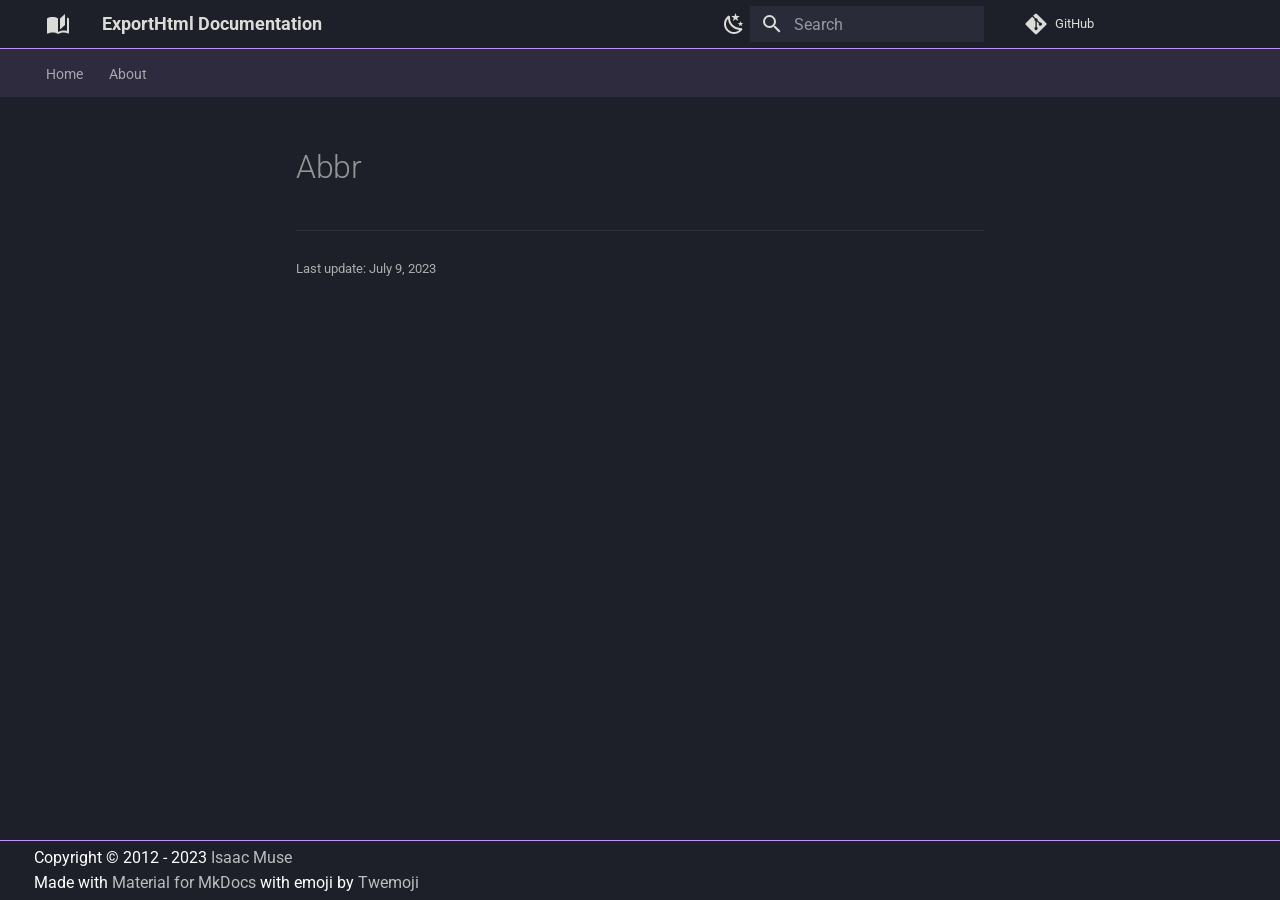
<file: _snippets/abbr/index.html>
<!doctype html><html lang=en class=no-js> <head><meta charset=utf-8><meta name=viewport content="width=device-width,initial-scale=1"><meta name=description content="Sublime Text plugin that exports code to HTML or BBCODE for copying, printing, or saving."><link href=https://codebyzach.github.io/sublime_export_html/_snippets/abbr/ rel=canonical><link rel=icon href=../../assets/images/favicon.png><meta name=generator content="mkdocs-1.4.3, mkdocs-material-9.1.18"><title>Abbr - ExportHtml Documentation</title><link rel=stylesheet href=../../assets/stylesheets/main.26e3688c.min.css><link rel=stylesheet href=../../assets/stylesheets/palette.ecc896b0.min.css><script src=../../assets/pymdownx-extras/material-extra-theme-8d50d708.js type=text/javascript></script><script src=../../assets/pymdownx-extras/material-extra-3rdparty-a81e7739.js type=text/javascript></script><link rel=preconnect href=https://fonts.gstatic.com crossorigin><link rel=stylesheet href="https://fonts.googleapis.com/css?family=Roboto:300,300i,400,400i,700,700i%7CRoboto+Mono:400,400i,700,700i&display=fallback"><style>:root{--md-text-font:"Roboto";--md-code-font:"Roboto Mono"}</style><link rel=stylesheet href=../../assets/pymdownx-extras/extra-a2b15a354f.css><script>__md_scope=new URL("../..",location),__md_hash=e=>[...e].reduce((e,_)=>(e<<5)-e+_.charCodeAt(0),0),__md_get=(e,_=localStorage,t=__md_scope)=>JSON.parse(_.getItem(t.pathname+"."+e)),__md_set=(e,_,t=localStorage,a=__md_scope)=>{try{t.setItem(a.pathname+"."+e,JSON.stringify(_))}catch(e){}}</script></head> <body dir=ltr data-md-color-scheme=dracula data-md-color-primary=deep-purple data-md-color-accent=deep-purple> <input class=md-toggle data-md-toggle=drawer type=checkbox id=__drawer autocomplete=off> <input class=md-toggle data-md-toggle=search type=checkbox id=__search autocomplete=off> <label class=md-overlay for=__drawer></label> <div data-md-component=skip> </div> <div data-md-component=announce> </div> <header class=md-header data-md-component=header> <nav class="md-header__inner md-grid" aria-label> <a href=https://codebyzach.github.io/sublime_export_html/ title="ExportHtml Documentation" class="md-header__button md-logo" aria-label="ExportHtml Documentation"> <svg xmlns=http://www.w3.org/2000/svg viewbox="0 0 24 24"><path d="m19 2-5 4.5v11l5-4.5V2M6.5 5C4.55 5 2.45 5.4 1 6.5v14.66c0 .25.25.5.5.5.1 0 .15-.07.25-.07 1.35-.65 3.3-1.09 4.75-1.09 1.95 0 4.05.4 5.5 1.5 1.35-.85 3.8-1.5 5.5-1.5 1.65 0 3.35.31 4.75 1.06.1.05.15.03.25.03.25 0 .5-.25.5-.5V6.5c-.6-.45-1.25-.75-2-1V19c-1.1-.35-2.3-.5-3.5-.5-1.7 0-4.15.65-5.5 1.5V6.5C10.55 5.4 8.45 5 6.5 5Z"/></svg> </a> <label class="md-header__button md-icon" for=__drawer> <svg xmlns=http://www.w3.org/2000/svg viewbox="0 0 24 24"><path d="M3 6h18v2H3V6m0 5h18v2H3v-2m0 5h18v2H3v-2Z"/></svg> </label> <div class=md-header__title data-md-component=header-title> <div class=md-header__ellipsis> <div class=md-header__topic> <span class=md-ellipsis> ExportHtml Documentation </span> </div> <div class=md-header__topic data-md-component=header-topic> <span class=md-ellipsis> Abbr </span> </div> </div> </div> <div class=md-header__options> <div class="md-header-nav__scheme md-header-nav__button md-source__icon md-icon"> <a href=javascript:toggleScheme(); title="Light mode" class=light-mode> <svg xmlns=http://www.w3.org/2000/svg viewbox="0 0 24 24"><path d="M12 7a5 5 0 0 1 5 5 5 5 0 0 1-5 5 5 5 0 0 1-5-5 5 5 0 0 1 5-5m0 2a3 3 0 0 0-3 3 3 3 0 0 0 3 3 3 3 0 0 0 3-3 3 3 0 0 0-3-3m0-7 2.39 3.42C13.65 5.15 12.84 5 12 5c-.84 0-1.65.15-2.39.42L12 2M3.34 7l4.16-.35A7.2 7.2 0 0 0 5.94 8.5c-.44.74-.69 1.5-.83 2.29L3.34 7m.02 10 1.76-3.77a7.131 7.131 0 0 0 2.38 4.14L3.36 17M20.65 7l-1.77 3.79a7.023 7.023 0 0 0-2.38-4.15l4.15.36m-.01 10-4.14.36c.59-.51 1.12-1.14 1.54-1.86.42-.73.69-1.5.83-2.29L20.64 17M12 22l-2.41-3.44c.74.27 1.55.44 2.41.44.82 0 1.63-.17 2.37-.44L12 22Z"/></svg> </a> <a href=javascript:toggleScheme(); title="Dark mode" class=dark-mode> <svg xmlns=http://www.w3.org/2000/svg viewbox="0 0 24 24"><path d="m17.75 4.09-2.53 1.94.91 3.06-2.63-1.81-2.63 1.81.91-3.06-2.53-1.94L12.44 4l1.06-3 1.06 3 3.19.09m3.5 6.91-1.64 1.25.59 1.98-1.7-1.17-1.7 1.17.59-1.98L15.75 11l2.06-.05L18.5 9l.69 1.95 2.06.05m-2.28 4.95c.83-.08 1.72 1.1 1.19 1.85-.32.45-.66.87-1.08 1.27C15.17 23 8.84 23 4.94 19.07c-3.91-3.9-3.91-10.24 0-14.14.4-.4.82-.76 1.27-1.08.75-.53 1.93.36 1.85 1.19-.27 2.86.69 5.83 2.89 8.02a9.96 9.96 0 0 0 8.02 2.89m-1.64 2.02a12.08 12.08 0 0 1-7.8-3.47c-2.17-2.19-3.33-5-3.49-7.82-2.81 3.14-2.7 7.96.31 10.98 3.02 3.01 7.84 3.12 10.98.31Z"/></svg> </a> <a href=javascript:toggleScheme(); title="System preference" class=system-mode> <svg xmlns=http://www.w3.org/2000/svg viewbox="0 0 24 24"><path d="M7.5 2c-1.79 1.15-3 3.18-3 5.5s1.21 4.35 3.03 5.5C4.46 13 2 10.54 2 7.5A5.5 5.5 0 0 1 7.5 2m11.57 1.5 1.43 1.43L4.93 20.5 3.5 19.07 19.07 3.5m-6.18 2.43L11.41 5 9.97 6l.42-1.7L9 3.24l1.75-.12.58-1.65L12 3.1l1.73.03-1.35 1.13.51 1.67m-3.3 3.61-1.16-.73-1.12.78.34-1.32-1.09-.83 1.36-.09.45-1.29.51 1.27 1.36.03-1.05.87.4 1.31M19 13.5a5.5 5.5 0 0 1-5.5 5.5c-1.22 0-2.35-.4-3.26-1.07l7.69-7.69c.67.91 1.07 2.04 1.07 3.26m-4.4 6.58 2.77-1.15-.24 3.35-2.53-2.2m4.33-2.7 1.15-2.77 2.2 2.54-3.35.23m1.15-4.96-1.14-2.78 3.34.24-2.2 2.54M9.63 18.93l2.77 1.15-2.53 2.19-.24-3.34Z"/></svg> </a> <a href=javascript:toggleScheme(); title="Unknown scheme" class=unknown-mode> <svg xmlns=http://www.w3.org/2000/svg viewbox="0 0 24 24"><path d="m15.07 11.25-.9.92C13.45 12.89 13 13.5 13 15h-2v-.5c0-1.11.45-2.11 1.17-2.83l1.24-1.26c.37-.36.59-.86.59-1.41a2 2 0 0 0-2-2 2 2 0 0 0-2 2H8a4 4 0 0 1 4-4 4 4 0 0 1 4 4 3.2 3.2 0 0 1-.93 2.25M13 19h-2v-2h2M12 2A10 10 0 0 0 2 12a10 10 0 0 0 10 10 10 10 0 0 0 10-10c0-5.53-4.5-10-10-10Z"/></svg> </a> </div> </div> <label class="md-header__button md-icon" for=__search> <svg xmlns=http://www.w3.org/2000/svg viewbox="0 0 24 24"><path d="M9.5 3A6.5 6.5 0 0 1 16 9.5c0 1.61-.59 3.09-1.56 4.23l.27.27h.79l5 5-1.5 1.5-5-5v-.79l-.27-.27A6.516 6.516 0 0 1 9.5 16 6.5 6.5 0 0 1 3 9.5 6.5 6.5 0 0 1 9.5 3m0 2C7 5 5 7 5 9.5S7 14 9.5 14 14 12 14 9.5 12 5 9.5 5Z"/></svg> </label> <div class=md-search data-md-component=search role=dialog> <label class=md-search__overlay for=__search></label> <div class=md-search__inner role=search> <form class=md-search__form name=search> <input type=text class=md-search__input name=query aria-label=Search placeholder=Search autocapitalize=off autocorrect=off autocomplete=off spellcheck=false data-md-component=search-query required> <label class="md-search__icon md-icon" for=__search> <svg xmlns=http://www.w3.org/2000/svg viewbox="0 0 24 24"><path d="M9.5 3A6.5 6.5 0 0 1 16 9.5c0 1.61-.59 3.09-1.56 4.23l.27.27h.79l5 5-1.5 1.5-5-5v-.79l-.27-.27A6.516 6.516 0 0 1 9.5 16 6.5 6.5 0 0 1 3 9.5 6.5 6.5 0 0 1 9.5 3m0 2C7 5 5 7 5 9.5S7 14 9.5 14 14 12 14 9.5 12 5 9.5 5Z"/></svg> <svg xmlns=http://www.w3.org/2000/svg viewbox="0 0 24 24"><path d="M20 11v2H8l5.5 5.5-1.42 1.42L4.16 12l7.92-7.92L13.5 5.5 8 11h12Z"/></svg> </label> <nav class=md-search__options aria-label=Search> <button type=reset class="md-search__icon md-icon" title=Clear aria-label=Clear tabindex=-1> <svg xmlns=http://www.w3.org/2000/svg viewbox="0 0 24 24"><path d="M19 6.41 17.59 5 12 10.59 6.41 5 5 6.41 10.59 12 5 17.59 6.41 19 12 13.41 17.59 19 19 17.59 13.41 12 19 6.41Z"/></svg> </button> </nav> </form> <div class=md-search__output> <div class=md-search__scrollwrap data-md-scrollfix> <div class=md-search-result data-md-component=search-result> <div class=md-search-result__meta> Initializing search </div> <ol class=md-search-result__list role=presentation></ol> </div> </div> </div> </div> </div> <div class=md-header__source> <a href=https://github.com/codebyzach/sublime_export_html title="Go to repository" class=md-source data-md-component=source> <div class="md-source__icon md-icon"> <svg xmlns=http://www.w3.org/2000/svg viewbox="0 0 448 512"><!-- Font Awesome Free 6.4.0 by @fontawesome - https://fontawesome.com License - https://fontawesome.com/license/free (Icons: CC BY 4.0, Fonts: SIL OFL 1.1, Code: MIT License) Copyright 2023 Fonticons, Inc.--><path d="M439.55 236.05 244 40.45a28.87 28.87 0 0 0-40.81 0l-40.66 40.63 51.52 51.52c27.06-9.14 52.68 16.77 43.39 43.68l49.66 49.66c34.23-11.8 61.18 31 35.47 56.69-26.49 26.49-70.21-2.87-56-37.34L240.22 199v121.85c25.3 12.54 22.26 41.85 9.08 55a34.34 34.34 0 0 1-48.55 0c-17.57-17.6-11.07-46.91 11.25-56v-123c-20.8-8.51-24.6-30.74-18.64-45L142.57 101 8.45 235.14a28.86 28.86 0 0 0 0 40.81l195.61 195.6a28.86 28.86 0 0 0 40.8 0l194.69-194.69a28.86 28.86 0 0 0 0-40.81z"/></svg> </div> <div class=md-source__repository> GitHub </div> </a> </div> </nav> </header> <div class=md-container data-md-component=container> <nav class=md-tabs aria-label=Tabs data-md-component=tabs> <div class=md-grid> <ul class=md-tabs__list> <li class=md-tabs__item> <a href=../.. class=md-tabs__link> Home </a> </li> <li class=md-tabs__item> <a href=../../about/contributing/ class=md-tabs__link> About </a> </li> </ul> </div> </nav> <main class=md-main data-md-component=main> <div class="md-main__inner md-grid"> <div class="md-sidebar md-sidebar--primary" data-md-component=sidebar data-md-type=navigation> <div class=md-sidebar__scrollwrap> <div class=md-sidebar__inner> <nav class="md-nav md-nav--primary md-nav--lifted" aria-label=Navigation data-md-level=0> <label class=md-nav__title for=__drawer> <a href=../.. title="ExportHtml Documentation" class="md-nav__button md-logo" aria-label="ExportHtml Documentation" data-md-component=logo> <svg xmlns=http://www.w3.org/2000/svg viewbox="0 0 24 24"><path d="m19 2-5 4.5v11l5-4.5V2M6.5 5C4.55 5 2.45 5.4 1 6.5v14.66c0 .25.25.5.5.5.1 0 .15-.07.25-.07 1.35-.65 3.3-1.09 4.75-1.09 1.95 0 4.05.4 5.5 1.5 1.35-.85 3.8-1.5 5.5-1.5 1.65 0 3.35.31 4.75 1.06.1.05.15.03.25.03.25 0 .5-.25.5-.5V6.5c-.6-.45-1.25-.75-2-1V19c-1.1-.35-2.3-.5-3.5-.5-1.7 0-4.15.65-5.5 1.5V6.5C10.55 5.4 8.45 5 6.5 5Z"/></svg> </a> ExportHtml Documentation </label> <div class=md-nav__source> <a href=https://github.com/codebyzach/sublime_export_html title="Go to repository" class=md-source data-md-component=source> <div class="md-source__icon md-icon"> <svg xmlns=http://www.w3.org/2000/svg viewbox="0 0 448 512"><!-- Font Awesome Free 6.4.0 by @fontawesome - https://fontawesome.com License - https://fontawesome.com/license/free (Icons: CC BY 4.0, Fonts: SIL OFL 1.1, Code: MIT License) Copyright 2023 Fonticons, Inc.--><path d="M439.55 236.05 244 40.45a28.87 28.87 0 0 0-40.81 0l-40.66 40.63 51.52 51.52c27.06-9.14 52.68 16.77 43.39 43.68l49.66 49.66c34.23-11.8 61.18 31 35.47 56.69-26.49 26.49-70.21-2.87-56-37.34L240.22 199v121.85c25.3 12.54 22.26 41.85 9.08 55a34.34 34.34 0 0 1-48.55 0c-17.57-17.6-11.07-46.91 11.25-56v-123c-20.8-8.51-24.6-30.74-18.64-45L142.57 101 8.45 235.14a28.86 28.86 0 0 0 0 40.81l195.61 195.6a28.86 28.86 0 0 0 40.8 0l194.69-194.69a28.86 28.86 0 0 0 0-40.81z"/></svg> </div> <div class=md-source__repository> GitHub </div> </a> </div> <ul class=md-nav__list data-md-scrollfix> <li class="md-nav__item md-nav__item--nested"> <input class="md-nav__toggle md-toggle " type=checkbox id=__nav_1> <label class=md-nav__link for=__nav_1 id=__nav_1_label tabindex=0> Home <span class="md-nav__icon md-icon"></span> </label> <nav class=md-nav data-md-level=1 aria-labelledby=__nav_1_label aria-expanded=false> <label class=md-nav__title for=__nav_1> <span class="md-nav__icon md-icon"></span> Home </label> <ul class=md-nav__list data-md-scrollfix> <li class=md-nav__item> <a href=../.. class=md-nav__link> ExportHtml </a> </li> <li class=md-nav__item> <a href=../../installation/ class=md-nav__link> Installation </a> </li> <li class=md-nav__item> <a href=../../usage/ class=md-nav__link> User Guide </a> </li> </ul> </nav> </li> <li class="md-nav__item md-nav__item--nested"> <input class="md-nav__toggle md-toggle " type=checkbox id=__nav_2> <label class=md-nav__link for=__nav_2 id=__nav_2_label tabindex=0> About <span class="md-nav__icon md-icon"></span> </label> <nav class=md-nav data-md-level=1 aria-labelledby=__nav_2_label aria-expanded=false> <label class=md-nav__title for=__nav_2> <span class="md-nav__icon md-icon"></span> About </label> <ul class=md-nav__list data-md-scrollfix> <li class=md-nav__item> <a href=../../about/contributing/ class=md-nav__link> Contributing &amp; Support </a> </li> <li class=md-nav__item> <a href=../../about/license/ class=md-nav__link> License </a> </li> </ul> </nav> </li> </ul> </nav> </div> </div> </div> <div class="md-sidebar md-sidebar--secondary" data-md-component=sidebar data-md-type=toc> <div class=md-sidebar__scrollwrap> <div class=md-sidebar__inner> <nav class="md-nav md-nav--secondary" aria-label="Table of contents"> </nav> </div> </div> </div> <div class=md-content data-md-component=content> <article class="md-content__inner md-typeset"> <h1>Abbr</h1> <hr> <div class=md-source-file> <small> Last update: <span class="git-revision-date-localized-plugin git-revision-date-localized-plugin-date">July 9, 2023</span> </small> </div> </article> </div> </div> <button type=button class="md-top md-icon" data-md-component=top hidden> <svg xmlns=http://www.w3.org/2000/svg viewbox="0 0 24 24"><path d="M13 20h-2V8l-5.5 5.5-1.42-1.42L12 4.16l7.92 7.92-1.42 1.42L13 8v12Z"/></svg> Back to top </button> </main> <footer class=md-footer> <div class="md-footer-meta md-typeset"> <div class="md-footer-meta__inner md-grid"> <div class=md-footer-copyright> <div class=md-footer-copyright__highlight> Copyright &copy; 2012 - 2023 <a href=https://github.com/facelessuser target=_blank rel=noopener>Isaac Muse</a> </div> Made with <a href=https://squidfunk.github.io/mkdocs-material/ target=_blank rel=noopener> Material for MkDocs </a> with emoji by <a href=https://github.com/twitter/twemoji target=_blank rel=noopener> Twemoji </a> </div> <div class=md-social> </div> </div> </div> </footer> </div> <div class=md-dialog data-md-component=dialog> <div class="md-dialog__inner md-typeset"></div> </div> <script id=__config type=application/json>{"base": "../..", "features": ["navigation.tabs", "navigation.top"], "search": "../../assets/javascripts/workers/search.74e28a9f.min.js", "translations": {"clipboard.copied": "Copied to clipboard", "clipboard.copy": "Copy to clipboard", "search.result.more.one": "1 more on this page", "search.result.more.other": "# more on this page", "search.result.none": "No matching documents", "search.result.one": "1 matching document", "search.result.other": "# matching documents", "search.result.placeholder": "Type to start searching", "search.result.term.missing": "Missing", "select.version": "Select version"}}</script> <script src=../../assets/javascripts/bundle.220ee61c.min.js></script> <script src=../../assets/pymdownx-extras/extra-loader-11e3a2e3.js></script> </body> </html>
</file>
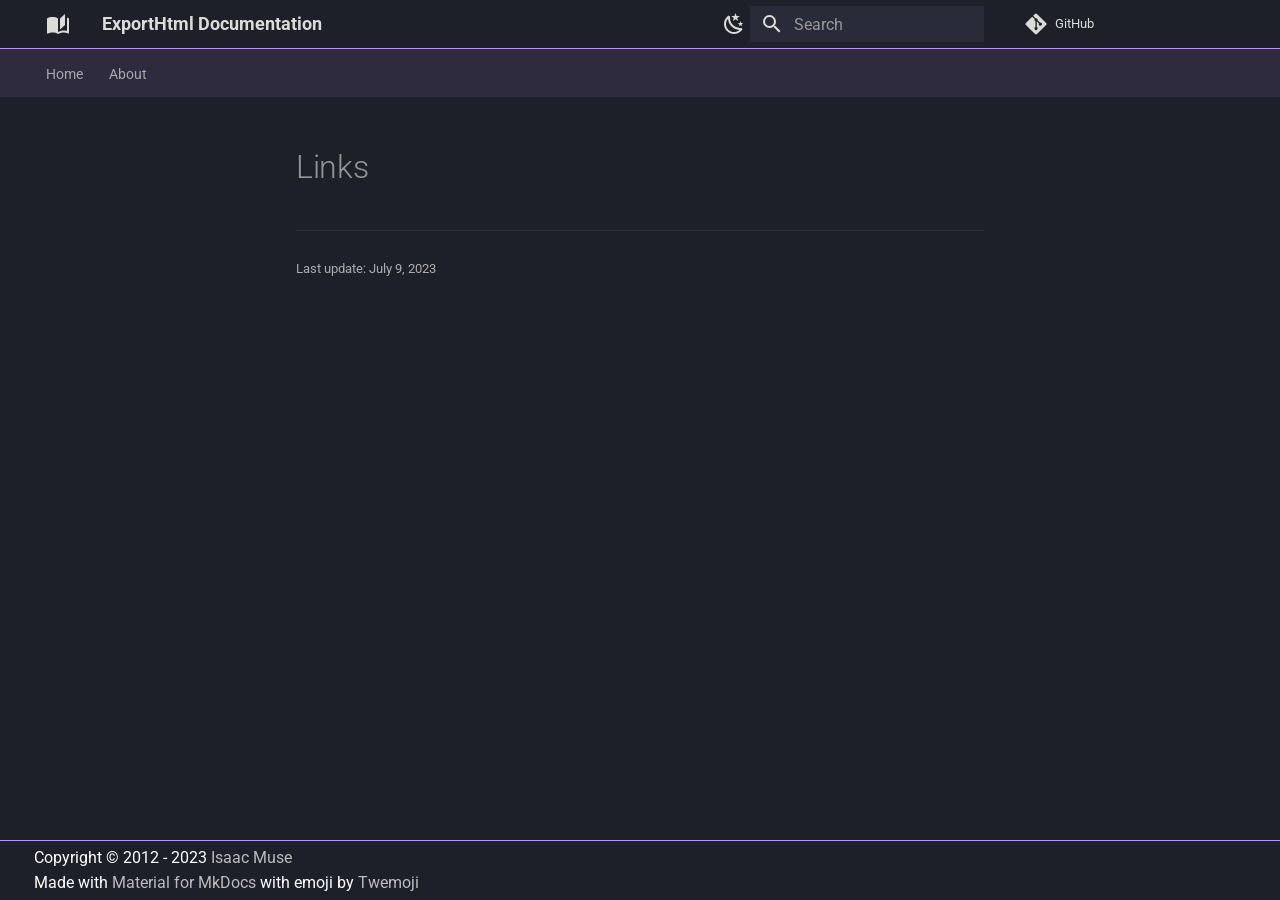
<file: _snippets/links/index.html>
<!doctype html><html lang=en class=no-js> <head><meta charset=utf-8><meta name=viewport content="width=device-width,initial-scale=1"><meta name=description content="Sublime Text plugin that exports code to HTML or BBCODE for copying, printing, or saving."><link href=https://codebyzach.github.io/sublime_export_html/_snippets/links/ rel=canonical><link rel=icon href=../../assets/images/favicon.png><meta name=generator content="mkdocs-1.4.3, mkdocs-material-9.1.18"><title>Links - ExportHtml Documentation</title><link rel=stylesheet href=../../assets/stylesheets/main.26e3688c.min.css><link rel=stylesheet href=../../assets/stylesheets/palette.ecc896b0.min.css><script src=../../assets/pymdownx-extras/material-extra-theme-8d50d708.js type=text/javascript></script><script src=../../assets/pymdownx-extras/material-extra-3rdparty-a81e7739.js type=text/javascript></script><link rel=preconnect href=https://fonts.gstatic.com crossorigin><link rel=stylesheet href="https://fonts.googleapis.com/css?family=Roboto:300,300i,400,400i,700,700i%7CRoboto+Mono:400,400i,700,700i&display=fallback"><style>:root{--md-text-font:"Roboto";--md-code-font:"Roboto Mono"}</style><link rel=stylesheet href=../../assets/pymdownx-extras/extra-a2b15a354f.css><script>__md_scope=new URL("../..",location),__md_hash=e=>[...e].reduce((e,_)=>(e<<5)-e+_.charCodeAt(0),0),__md_get=(e,_=localStorage,t=__md_scope)=>JSON.parse(_.getItem(t.pathname+"."+e)),__md_set=(e,_,t=localStorage,a=__md_scope)=>{try{t.setItem(a.pathname+"."+e,JSON.stringify(_))}catch(e){}}</script></head> <body dir=ltr data-md-color-scheme=dracula data-md-color-primary=deep-purple data-md-color-accent=deep-purple> <input class=md-toggle data-md-toggle=drawer type=checkbox id=__drawer autocomplete=off> <input class=md-toggle data-md-toggle=search type=checkbox id=__search autocomplete=off> <label class=md-overlay for=__drawer></label> <div data-md-component=skip> </div> <div data-md-component=announce> </div> <header class=md-header data-md-component=header> <nav class="md-header__inner md-grid" aria-label> <a href=https://codebyzach.github.io/sublime_export_html/ title="ExportHtml Documentation" class="md-header__button md-logo" aria-label="ExportHtml Documentation"> <svg xmlns=http://www.w3.org/2000/svg viewbox="0 0 24 24"><path d="m19 2-5 4.5v11l5-4.5V2M6.5 5C4.55 5 2.45 5.4 1 6.5v14.66c0 .25.25.5.5.5.1 0 .15-.07.25-.07 1.35-.65 3.3-1.09 4.75-1.09 1.95 0 4.05.4 5.5 1.5 1.35-.85 3.8-1.5 5.5-1.5 1.65 0 3.35.31 4.75 1.06.1.05.15.03.25.03.25 0 .5-.25.5-.5V6.5c-.6-.45-1.25-.75-2-1V19c-1.1-.35-2.3-.5-3.5-.5-1.7 0-4.15.65-5.5 1.5V6.5C10.55 5.4 8.45 5 6.5 5Z"/></svg> </a> <label class="md-header__button md-icon" for=__drawer> <svg xmlns=http://www.w3.org/2000/svg viewbox="0 0 24 24"><path d="M3 6h18v2H3V6m0 5h18v2H3v-2m0 5h18v2H3v-2Z"/></svg> </label> <div class=md-header__title data-md-component=header-title> <div class=md-header__ellipsis> <div class=md-header__topic> <span class=md-ellipsis> ExportHtml Documentation </span> </div> <div class=md-header__topic data-md-component=header-topic> <span class=md-ellipsis> Links </span> </div> </div> </div> <div class=md-header__options> <div class="md-header-nav__scheme md-header-nav__button md-source__icon md-icon"> <a href=javascript:toggleScheme(); title="Light mode" class=light-mode> <svg xmlns=http://www.w3.org/2000/svg viewbox="0 0 24 24"><path d="M12 7a5 5 0 0 1 5 5 5 5 0 0 1-5 5 5 5 0 0 1-5-5 5 5 0 0 1 5-5m0 2a3 3 0 0 0-3 3 3 3 0 0 0 3 3 3 3 0 0 0 3-3 3 3 0 0 0-3-3m0-7 2.39 3.42C13.65 5.15 12.84 5 12 5c-.84 0-1.65.15-2.39.42L12 2M3.34 7l4.16-.35A7.2 7.2 0 0 0 5.94 8.5c-.44.74-.69 1.5-.83 2.29L3.34 7m.02 10 1.76-3.77a7.131 7.131 0 0 0 2.38 4.14L3.36 17M20.65 7l-1.77 3.79a7.023 7.023 0 0 0-2.38-4.15l4.15.36m-.01 10-4.14.36c.59-.51 1.12-1.14 1.54-1.86.42-.73.69-1.5.83-2.29L20.64 17M12 22l-2.41-3.44c.74.27 1.55.44 2.41.44.82 0 1.63-.17 2.37-.44L12 22Z"/></svg> </a> <a href=javascript:toggleScheme(); title="Dark mode" class=dark-mode> <svg xmlns=http://www.w3.org/2000/svg viewbox="0 0 24 24"><path d="m17.75 4.09-2.53 1.94.91 3.06-2.63-1.81-2.63 1.81.91-3.06-2.53-1.94L12.44 4l1.06-3 1.06 3 3.19.09m3.5 6.91-1.64 1.25.59 1.98-1.7-1.17-1.7 1.17.59-1.98L15.75 11l2.06-.05L18.5 9l.69 1.95 2.06.05m-2.28 4.95c.83-.08 1.72 1.1 1.19 1.85-.32.45-.66.87-1.08 1.27C15.17 23 8.84 23 4.94 19.07c-3.91-3.9-3.91-10.24 0-14.14.4-.4.82-.76 1.27-1.08.75-.53 1.93.36 1.85 1.19-.27 2.86.69 5.83 2.89 8.02a9.96 9.96 0 0 0 8.02 2.89m-1.64 2.02a12.08 12.08 0 0 1-7.8-3.47c-2.17-2.19-3.33-5-3.49-7.82-2.81 3.14-2.7 7.96.31 10.98 3.02 3.01 7.84 3.12 10.98.31Z"/></svg> </a> <a href=javascript:toggleScheme(); title="System preference" class=system-mode> <svg xmlns=http://www.w3.org/2000/svg viewbox="0 0 24 24"><path d="M7.5 2c-1.79 1.15-3 3.18-3 5.5s1.21 4.35 3.03 5.5C4.46 13 2 10.54 2 7.5A5.5 5.5 0 0 1 7.5 2m11.57 1.5 1.43 1.43L4.93 20.5 3.5 19.07 19.07 3.5m-6.18 2.43L11.41 5 9.97 6l.42-1.7L9 3.24l1.75-.12.58-1.65L12 3.1l1.73.03-1.35 1.13.51 1.67m-3.3 3.61-1.16-.73-1.12.78.34-1.32-1.09-.83 1.36-.09.45-1.29.51 1.27 1.36.03-1.05.87.4 1.31M19 13.5a5.5 5.5 0 0 1-5.5 5.5c-1.22 0-2.35-.4-3.26-1.07l7.69-7.69c.67.91 1.07 2.04 1.07 3.26m-4.4 6.58 2.77-1.15-.24 3.35-2.53-2.2m4.33-2.7 1.15-2.77 2.2 2.54-3.35.23m1.15-4.96-1.14-2.78 3.34.24-2.2 2.54M9.63 18.93l2.77 1.15-2.53 2.19-.24-3.34Z"/></svg> </a> <a href=javascript:toggleScheme(); title="Unknown scheme" class=unknown-mode> <svg xmlns=http://www.w3.org/2000/svg viewbox="0 0 24 24"><path d="m15.07 11.25-.9.92C13.45 12.89 13 13.5 13 15h-2v-.5c0-1.11.45-2.11 1.17-2.83l1.24-1.26c.37-.36.59-.86.59-1.41a2 2 0 0 0-2-2 2 2 0 0 0-2 2H8a4 4 0 0 1 4-4 4 4 0 0 1 4 4 3.2 3.2 0 0 1-.93 2.25M13 19h-2v-2h2M12 2A10 10 0 0 0 2 12a10 10 0 0 0 10 10 10 10 0 0 0 10-10c0-5.53-4.5-10-10-10Z"/></svg> </a> </div> </div> <label class="md-header__button md-icon" for=__search> <svg xmlns=http://www.w3.org/2000/svg viewbox="0 0 24 24"><path d="M9.5 3A6.5 6.5 0 0 1 16 9.5c0 1.61-.59 3.09-1.56 4.23l.27.27h.79l5 5-1.5 1.5-5-5v-.79l-.27-.27A6.516 6.516 0 0 1 9.5 16 6.5 6.5 0 0 1 3 9.5 6.5 6.5 0 0 1 9.5 3m0 2C7 5 5 7 5 9.5S7 14 9.5 14 14 12 14 9.5 12 5 9.5 5Z"/></svg> </label> <div class=md-search data-md-component=search role=dialog> <label class=md-search__overlay for=__search></label> <div class=md-search__inner role=search> <form class=md-search__form name=search> <input type=text class=md-search__input name=query aria-label=Search placeholder=Search autocapitalize=off autocorrect=off autocomplete=off spellcheck=false data-md-component=search-query required> <label class="md-search__icon md-icon" for=__search> <svg xmlns=http://www.w3.org/2000/svg viewbox="0 0 24 24"><path d="M9.5 3A6.5 6.5 0 0 1 16 9.5c0 1.61-.59 3.09-1.56 4.23l.27.27h.79l5 5-1.5 1.5-5-5v-.79l-.27-.27A6.516 6.516 0 0 1 9.5 16 6.5 6.5 0 0 1 3 9.5 6.5 6.5 0 0 1 9.5 3m0 2C7 5 5 7 5 9.5S7 14 9.5 14 14 12 14 9.5 12 5 9.5 5Z"/></svg> <svg xmlns=http://www.w3.org/2000/svg viewbox="0 0 24 24"><path d="M20 11v2H8l5.5 5.5-1.42 1.42L4.16 12l7.92-7.92L13.5 5.5 8 11h12Z"/></svg> </label> <nav class=md-search__options aria-label=Search> <button type=reset class="md-search__icon md-icon" title=Clear aria-label=Clear tabindex=-1> <svg xmlns=http://www.w3.org/2000/svg viewbox="0 0 24 24"><path d="M19 6.41 17.59 5 12 10.59 6.41 5 5 6.41 10.59 12 5 17.59 6.41 19 12 13.41 17.59 19 19 17.59 13.41 12 19 6.41Z"/></svg> </button> </nav> </form> <div class=md-search__output> <div class=md-search__scrollwrap data-md-scrollfix> <div class=md-search-result data-md-component=search-result> <div class=md-search-result__meta> Initializing search </div> <ol class=md-search-result__list role=presentation></ol> </div> </div> </div> </div> </div> <div class=md-header__source> <a href=https://github.com/codebyzach/sublime_export_html title="Go to repository" class=md-source data-md-component=source> <div class="md-source__icon md-icon"> <svg xmlns=http://www.w3.org/2000/svg viewbox="0 0 448 512"><!-- Font Awesome Free 6.4.0 by @fontawesome - https://fontawesome.com License - https://fontawesome.com/license/free (Icons: CC BY 4.0, Fonts: SIL OFL 1.1, Code: MIT License) Copyright 2023 Fonticons, Inc.--><path d="M439.55 236.05 244 40.45a28.87 28.87 0 0 0-40.81 0l-40.66 40.63 51.52 51.52c27.06-9.14 52.68 16.77 43.39 43.68l49.66 49.66c34.23-11.8 61.18 31 35.47 56.69-26.49 26.49-70.21-2.87-56-37.34L240.22 199v121.85c25.3 12.54 22.26 41.85 9.08 55a34.34 34.34 0 0 1-48.55 0c-17.57-17.6-11.07-46.91 11.25-56v-123c-20.8-8.51-24.6-30.74-18.64-45L142.57 101 8.45 235.14a28.86 28.86 0 0 0 0 40.81l195.61 195.6a28.86 28.86 0 0 0 40.8 0l194.69-194.69a28.86 28.86 0 0 0 0-40.81z"/></svg> </div> <div class=md-source__repository> GitHub </div> </a> </div> </nav> </header> <div class=md-container data-md-component=container> <nav class=md-tabs aria-label=Tabs data-md-component=tabs> <div class=md-grid> <ul class=md-tabs__list> <li class=md-tabs__item> <a href=../.. class=md-tabs__link> Home </a> </li> <li class=md-tabs__item> <a href=../../about/contributing/ class=md-tabs__link> About </a> </li> </ul> </div> </nav> <main class=md-main data-md-component=main> <div class="md-main__inner md-grid"> <div class="md-sidebar md-sidebar--primary" data-md-component=sidebar data-md-type=navigation> <div class=md-sidebar__scrollwrap> <div class=md-sidebar__inner> <nav class="md-nav md-nav--primary md-nav--lifted" aria-label=Navigation data-md-level=0> <label class=md-nav__title for=__drawer> <a href=../.. title="ExportHtml Documentation" class="md-nav__button md-logo" aria-label="ExportHtml Documentation" data-md-component=logo> <svg xmlns=http://www.w3.org/2000/svg viewbox="0 0 24 24"><path d="m19 2-5 4.5v11l5-4.5V2M6.5 5C4.55 5 2.45 5.4 1 6.5v14.66c0 .25.25.5.5.5.1 0 .15-.07.25-.07 1.35-.65 3.3-1.09 4.75-1.09 1.95 0 4.05.4 5.5 1.5 1.35-.85 3.8-1.5 5.5-1.5 1.65 0 3.35.31 4.75 1.06.1.05.15.03.25.03.25 0 .5-.25.5-.5V6.5c-.6-.45-1.25-.75-2-1V19c-1.1-.35-2.3-.5-3.5-.5-1.7 0-4.15.65-5.5 1.5V6.5C10.55 5.4 8.45 5 6.5 5Z"/></svg> </a> ExportHtml Documentation </label> <div class=md-nav__source> <a href=https://github.com/codebyzach/sublime_export_html title="Go to repository" class=md-source data-md-component=source> <div class="md-source__icon md-icon"> <svg xmlns=http://www.w3.org/2000/svg viewbox="0 0 448 512"><!-- Font Awesome Free 6.4.0 by @fontawesome - https://fontawesome.com License - https://fontawesome.com/license/free (Icons: CC BY 4.0, Fonts: SIL OFL 1.1, Code: MIT License) Copyright 2023 Fonticons, Inc.--><path d="M439.55 236.05 244 40.45a28.87 28.87 0 0 0-40.81 0l-40.66 40.63 51.52 51.52c27.06-9.14 52.68 16.77 43.39 43.68l49.66 49.66c34.23-11.8 61.18 31 35.47 56.69-26.49 26.49-70.21-2.87-56-37.34L240.22 199v121.85c25.3 12.54 22.26 41.85 9.08 55a34.34 34.34 0 0 1-48.55 0c-17.57-17.6-11.07-46.91 11.25-56v-123c-20.8-8.51-24.6-30.74-18.64-45L142.57 101 8.45 235.14a28.86 28.86 0 0 0 0 40.81l195.61 195.6a28.86 28.86 0 0 0 40.8 0l194.69-194.69a28.86 28.86 0 0 0 0-40.81z"/></svg> </div> <div class=md-source__repository> GitHub </div> </a> </div> <ul class=md-nav__list data-md-scrollfix> <li class="md-nav__item md-nav__item--nested"> <input class="md-nav__toggle md-toggle " type=checkbox id=__nav_1> <label class=md-nav__link for=__nav_1 id=__nav_1_label tabindex=0> Home <span class="md-nav__icon md-icon"></span> </label> <nav class=md-nav data-md-level=1 aria-labelledby=__nav_1_label aria-expanded=false> <label class=md-nav__title for=__nav_1> <span class="md-nav__icon md-icon"></span> Home </label> <ul class=md-nav__list data-md-scrollfix> <li class=md-nav__item> <a href=../.. class=md-nav__link> ExportHtml </a> </li> <li class=md-nav__item> <a href=../../installation/ class=md-nav__link> Installation </a> </li> <li class=md-nav__item> <a href=../../usage/ class=md-nav__link> User Guide </a> </li> </ul> </nav> </li> <li class="md-nav__item md-nav__item--nested"> <input class="md-nav__toggle md-toggle " type=checkbox id=__nav_2> <label class=md-nav__link for=__nav_2 id=__nav_2_label tabindex=0> About <span class="md-nav__icon md-icon"></span> </label> <nav class=md-nav data-md-level=1 aria-labelledby=__nav_2_label aria-expanded=false> <label class=md-nav__title for=__nav_2> <span class="md-nav__icon md-icon"></span> About </label> <ul class=md-nav__list data-md-scrollfix> <li class=md-nav__item> <a href=../../about/contributing/ class=md-nav__link> Contributing &amp; Support </a> </li> <li class=md-nav__item> <a href=../../about/license/ class=md-nav__link> License </a> </li> </ul> </nav> </li> </ul> </nav> </div> </div> </div> <div class="md-sidebar md-sidebar--secondary" data-md-component=sidebar data-md-type=toc> <div class=md-sidebar__scrollwrap> <div class=md-sidebar__inner> <nav class="md-nav md-nav--secondary" aria-label="Table of contents"> </nav> </div> </div> </div> <div class=md-content data-md-component=content> <article class="md-content__inner md-typeset"> <h1>Links</h1> <hr> <div class=md-source-file> <small> Last update: <span class="git-revision-date-localized-plugin git-revision-date-localized-plugin-date">July 9, 2023</span> </small> </div> </article> </div> </div> <button type=button class="md-top md-icon" data-md-component=top hidden> <svg xmlns=http://www.w3.org/2000/svg viewbox="0 0 24 24"><path d="M13 20h-2V8l-5.5 5.5-1.42-1.42L12 4.16l7.92 7.92-1.42 1.42L13 8v12Z"/></svg> Back to top </button> </main> <footer class=md-footer> <div class="md-footer-meta md-typeset"> <div class="md-footer-meta__inner md-grid"> <div class=md-footer-copyright> <div class=md-footer-copyright__highlight> Copyright &copy; 2012 - 2023 <a href=https://github.com/facelessuser target=_blank rel=noopener>Isaac Muse</a> </div> Made with <a href=https://squidfunk.github.io/mkdocs-material/ target=_blank rel=noopener> Material for MkDocs </a> with emoji by <a href=https://github.com/twitter/twemoji target=_blank rel=noopener> Twemoji </a> </div> <div class=md-social> </div> </div> </div> </footer> </div> <div class=md-dialog data-md-component=dialog> <div class="md-dialog__inner md-typeset"></div> </div> <script id=__config type=application/json>{"base": "../..", "features": ["navigation.tabs", "navigation.top"], "search": "../../assets/javascripts/workers/search.74e28a9f.min.js", "translations": {"clipboard.copied": "Copied to clipboard", "clipboard.copy": "Copy to clipboard", "search.result.more.one": "1 more on this page", "search.result.more.other": "# more on this page", "search.result.none": "No matching documents", "search.result.one": "1 matching document", "search.result.other": "# matching documents", "search.result.placeholder": "Type to start searching", "search.result.term.missing": "Missing", "select.version": "Select version"}}</script> <script src=../../assets/javascripts/bundle.220ee61c.min.js></script> <script src=../../assets/pymdownx-extras/extra-loader-11e3a2e3.js></script> </body> </html>
</file>
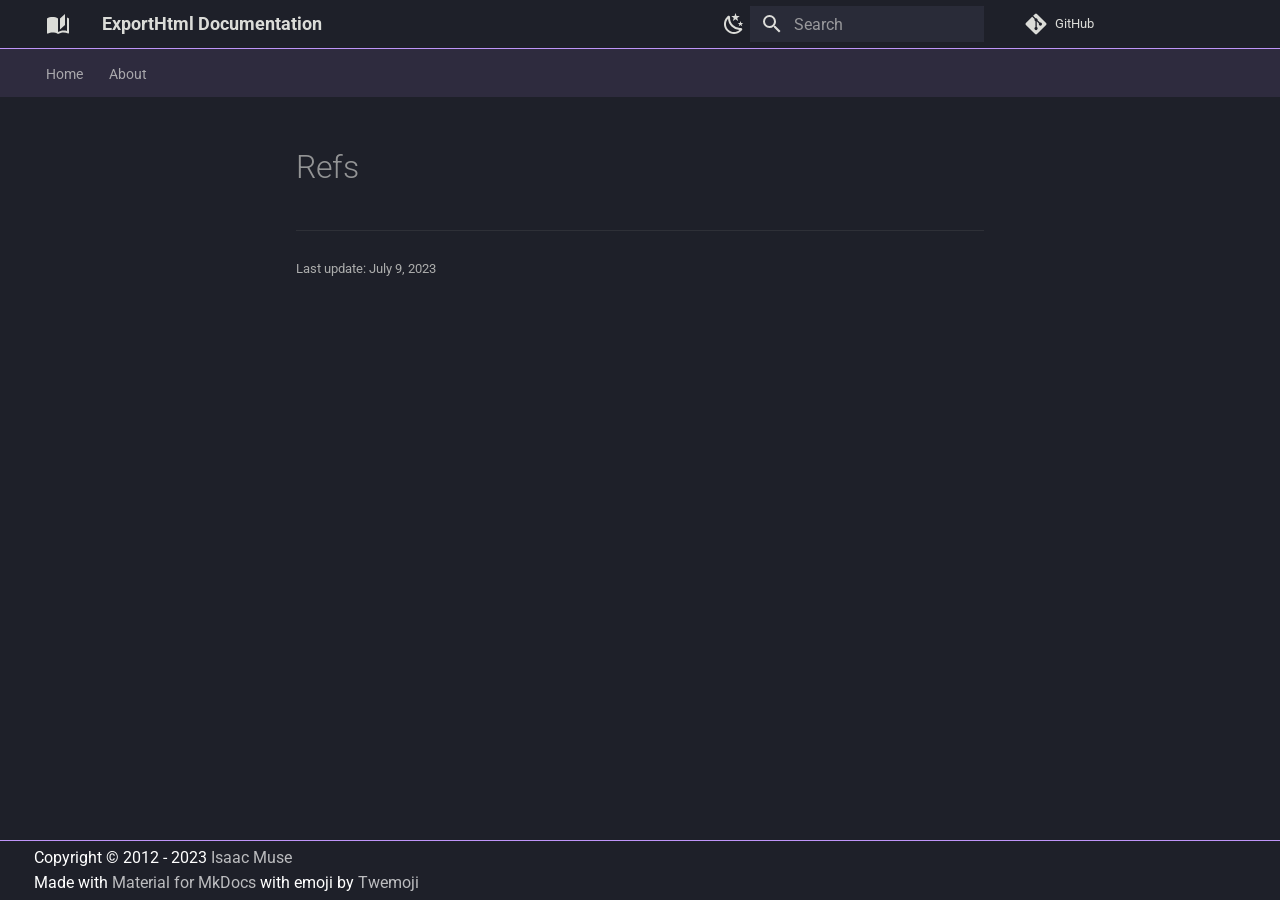
<file: _snippets/refs/index.html>
<!doctype html><html lang=en class=no-js> <head><meta charset=utf-8><meta name=viewport content="width=device-width,initial-scale=1"><meta name=description content="Sublime Text plugin that exports code to HTML or BBCODE for copying, printing, or saving."><link href=https://codebyzach.github.io/sublime_export_html/_snippets/refs/ rel=canonical><link rel=icon href=../../assets/images/favicon.png><meta name=generator content="mkdocs-1.4.3, mkdocs-material-9.1.18"><title>Refs - ExportHtml Documentation</title><link rel=stylesheet href=../../assets/stylesheets/main.26e3688c.min.css><link rel=stylesheet href=../../assets/stylesheets/palette.ecc896b0.min.css><script src=../../assets/pymdownx-extras/material-extra-theme-8d50d708.js type=text/javascript></script><script src=../../assets/pymdownx-extras/material-extra-3rdparty-a81e7739.js type=text/javascript></script><link rel=preconnect href=https://fonts.gstatic.com crossorigin><link rel=stylesheet href="https://fonts.googleapis.com/css?family=Roboto:300,300i,400,400i,700,700i%7CRoboto+Mono:400,400i,700,700i&display=fallback"><style>:root{--md-text-font:"Roboto";--md-code-font:"Roboto Mono"}</style><link rel=stylesheet href=../../assets/pymdownx-extras/extra-a2b15a354f.css><script>__md_scope=new URL("../..",location),__md_hash=e=>[...e].reduce((e,_)=>(e<<5)-e+_.charCodeAt(0),0),__md_get=(e,_=localStorage,t=__md_scope)=>JSON.parse(_.getItem(t.pathname+"."+e)),__md_set=(e,_,t=localStorage,a=__md_scope)=>{try{t.setItem(a.pathname+"."+e,JSON.stringify(_))}catch(e){}}</script></head> <body dir=ltr data-md-color-scheme=dracula data-md-color-primary=deep-purple data-md-color-accent=deep-purple> <input class=md-toggle data-md-toggle=drawer type=checkbox id=__drawer autocomplete=off> <input class=md-toggle data-md-toggle=search type=checkbox id=__search autocomplete=off> <label class=md-overlay for=__drawer></label> <div data-md-component=skip> </div> <div data-md-component=announce> </div> <header class=md-header data-md-component=header> <nav class="md-header__inner md-grid" aria-label> <a href=https://codebyzach.github.io/sublime_export_html/ title="ExportHtml Documentation" class="md-header__button md-logo" aria-label="ExportHtml Documentation"> <svg xmlns=http://www.w3.org/2000/svg viewbox="0 0 24 24"><path d="m19 2-5 4.5v11l5-4.5V2M6.5 5C4.55 5 2.45 5.4 1 6.5v14.66c0 .25.25.5.5.5.1 0 .15-.07.25-.07 1.35-.65 3.3-1.09 4.75-1.09 1.95 0 4.05.4 5.5 1.5 1.35-.85 3.8-1.5 5.5-1.5 1.65 0 3.35.31 4.75 1.06.1.05.15.03.25.03.25 0 .5-.25.5-.5V6.5c-.6-.45-1.25-.75-2-1V19c-1.1-.35-2.3-.5-3.5-.5-1.7 0-4.15.65-5.5 1.5V6.5C10.55 5.4 8.45 5 6.5 5Z"/></svg> </a> <label class="md-header__button md-icon" for=__drawer> <svg xmlns=http://www.w3.org/2000/svg viewbox="0 0 24 24"><path d="M3 6h18v2H3V6m0 5h18v2H3v-2m0 5h18v2H3v-2Z"/></svg> </label> <div class=md-header__title data-md-component=header-title> <div class=md-header__ellipsis> <div class=md-header__topic> <span class=md-ellipsis> ExportHtml Documentation </span> </div> <div class=md-header__topic data-md-component=header-topic> <span class=md-ellipsis> Refs </span> </div> </div> </div> <div class=md-header__options> <div class="md-header-nav__scheme md-header-nav__button md-source__icon md-icon"> <a href=javascript:toggleScheme(); title="Light mode" class=light-mode> <svg xmlns=http://www.w3.org/2000/svg viewbox="0 0 24 24"><path d="M12 7a5 5 0 0 1 5 5 5 5 0 0 1-5 5 5 5 0 0 1-5-5 5 5 0 0 1 5-5m0 2a3 3 0 0 0-3 3 3 3 0 0 0 3 3 3 3 0 0 0 3-3 3 3 0 0 0-3-3m0-7 2.39 3.42C13.65 5.15 12.84 5 12 5c-.84 0-1.65.15-2.39.42L12 2M3.34 7l4.16-.35A7.2 7.2 0 0 0 5.94 8.5c-.44.74-.69 1.5-.83 2.29L3.34 7m.02 10 1.76-3.77a7.131 7.131 0 0 0 2.38 4.14L3.36 17M20.65 7l-1.77 3.79a7.023 7.023 0 0 0-2.38-4.15l4.15.36m-.01 10-4.14.36c.59-.51 1.12-1.14 1.54-1.86.42-.73.69-1.5.83-2.29L20.64 17M12 22l-2.41-3.44c.74.27 1.55.44 2.41.44.82 0 1.63-.17 2.37-.44L12 22Z"/></svg> </a> <a href=javascript:toggleScheme(); title="Dark mode" class=dark-mode> <svg xmlns=http://www.w3.org/2000/svg viewbox="0 0 24 24"><path d="m17.75 4.09-2.53 1.94.91 3.06-2.63-1.81-2.63 1.81.91-3.06-2.53-1.94L12.44 4l1.06-3 1.06 3 3.19.09m3.5 6.91-1.64 1.25.59 1.98-1.7-1.17-1.7 1.17.59-1.98L15.75 11l2.06-.05L18.5 9l.69 1.95 2.06.05m-2.28 4.95c.83-.08 1.72 1.1 1.19 1.85-.32.45-.66.87-1.08 1.27C15.17 23 8.84 23 4.94 19.07c-3.91-3.9-3.91-10.24 0-14.14.4-.4.82-.76 1.27-1.08.75-.53 1.93.36 1.85 1.19-.27 2.86.69 5.83 2.89 8.02a9.96 9.96 0 0 0 8.02 2.89m-1.64 2.02a12.08 12.08 0 0 1-7.8-3.47c-2.17-2.19-3.33-5-3.49-7.82-2.81 3.14-2.7 7.96.31 10.98 3.02 3.01 7.84 3.12 10.98.31Z"/></svg> </a> <a href=javascript:toggleScheme(); title="System preference" class=system-mode> <svg xmlns=http://www.w3.org/2000/svg viewbox="0 0 24 24"><path d="M7.5 2c-1.79 1.15-3 3.18-3 5.5s1.21 4.35 3.03 5.5C4.46 13 2 10.54 2 7.5A5.5 5.5 0 0 1 7.5 2m11.57 1.5 1.43 1.43L4.93 20.5 3.5 19.07 19.07 3.5m-6.18 2.43L11.41 5 9.97 6l.42-1.7L9 3.24l1.75-.12.58-1.65L12 3.1l1.73.03-1.35 1.13.51 1.67m-3.3 3.61-1.16-.73-1.12.78.34-1.32-1.09-.83 1.36-.09.45-1.29.51 1.27 1.36.03-1.05.87.4 1.31M19 13.5a5.5 5.5 0 0 1-5.5 5.5c-1.22 0-2.35-.4-3.26-1.07l7.69-7.69c.67.91 1.07 2.04 1.07 3.26m-4.4 6.58 2.77-1.15-.24 3.35-2.53-2.2m4.33-2.7 1.15-2.77 2.2 2.54-3.35.23m1.15-4.96-1.14-2.78 3.34.24-2.2 2.54M9.63 18.93l2.77 1.15-2.53 2.19-.24-3.34Z"/></svg> </a> <a href=javascript:toggleScheme(); title="Unknown scheme" class=unknown-mode> <svg xmlns=http://www.w3.org/2000/svg viewbox="0 0 24 24"><path d="m15.07 11.25-.9.92C13.45 12.89 13 13.5 13 15h-2v-.5c0-1.11.45-2.11 1.17-2.83l1.24-1.26c.37-.36.59-.86.59-1.41a2 2 0 0 0-2-2 2 2 0 0 0-2 2H8a4 4 0 0 1 4-4 4 4 0 0 1 4 4 3.2 3.2 0 0 1-.93 2.25M13 19h-2v-2h2M12 2A10 10 0 0 0 2 12a10 10 0 0 0 10 10 10 10 0 0 0 10-10c0-5.53-4.5-10-10-10Z"/></svg> </a> </div> </div> <label class="md-header__button md-icon" for=__search> <svg xmlns=http://www.w3.org/2000/svg viewbox="0 0 24 24"><path d="M9.5 3A6.5 6.5 0 0 1 16 9.5c0 1.61-.59 3.09-1.56 4.23l.27.27h.79l5 5-1.5 1.5-5-5v-.79l-.27-.27A6.516 6.516 0 0 1 9.5 16 6.5 6.5 0 0 1 3 9.5 6.5 6.5 0 0 1 9.5 3m0 2C7 5 5 7 5 9.5S7 14 9.5 14 14 12 14 9.5 12 5 9.5 5Z"/></svg> </label> <div class=md-search data-md-component=search role=dialog> <label class=md-search__overlay for=__search></label> <div class=md-search__inner role=search> <form class=md-search__form name=search> <input type=text class=md-search__input name=query aria-label=Search placeholder=Search autocapitalize=off autocorrect=off autocomplete=off spellcheck=false data-md-component=search-query required> <label class="md-search__icon md-icon" for=__search> <svg xmlns=http://www.w3.org/2000/svg viewbox="0 0 24 24"><path d="M9.5 3A6.5 6.5 0 0 1 16 9.5c0 1.61-.59 3.09-1.56 4.23l.27.27h.79l5 5-1.5 1.5-5-5v-.79l-.27-.27A6.516 6.516 0 0 1 9.5 16 6.5 6.5 0 0 1 3 9.5 6.5 6.5 0 0 1 9.5 3m0 2C7 5 5 7 5 9.5S7 14 9.5 14 14 12 14 9.5 12 5 9.5 5Z"/></svg> <svg xmlns=http://www.w3.org/2000/svg viewbox="0 0 24 24"><path d="M20 11v2H8l5.5 5.5-1.42 1.42L4.16 12l7.92-7.92L13.5 5.5 8 11h12Z"/></svg> </label> <nav class=md-search__options aria-label=Search> <button type=reset class="md-search__icon md-icon" title=Clear aria-label=Clear tabindex=-1> <svg xmlns=http://www.w3.org/2000/svg viewbox="0 0 24 24"><path d="M19 6.41 17.59 5 12 10.59 6.41 5 5 6.41 10.59 12 5 17.59 6.41 19 12 13.41 17.59 19 19 17.59 13.41 12 19 6.41Z"/></svg> </button> </nav> </form> <div class=md-search__output> <div class=md-search__scrollwrap data-md-scrollfix> <div class=md-search-result data-md-component=search-result> <div class=md-search-result__meta> Initializing search </div> <ol class=md-search-result__list role=presentation></ol> </div> </div> </div> </div> </div> <div class=md-header__source> <a href=https://github.com/codebyzach/sublime_export_html title="Go to repository" class=md-source data-md-component=source> <div class="md-source__icon md-icon"> <svg xmlns=http://www.w3.org/2000/svg viewbox="0 0 448 512"><!-- Font Awesome Free 6.4.0 by @fontawesome - https://fontawesome.com License - https://fontawesome.com/license/free (Icons: CC BY 4.0, Fonts: SIL OFL 1.1, Code: MIT License) Copyright 2023 Fonticons, Inc.--><path d="M439.55 236.05 244 40.45a28.87 28.87 0 0 0-40.81 0l-40.66 40.63 51.52 51.52c27.06-9.14 52.68 16.77 43.39 43.68l49.66 49.66c34.23-11.8 61.18 31 35.47 56.69-26.49 26.49-70.21-2.87-56-37.34L240.22 199v121.85c25.3 12.54 22.26 41.85 9.08 55a34.34 34.34 0 0 1-48.55 0c-17.57-17.6-11.07-46.91 11.25-56v-123c-20.8-8.51-24.6-30.74-18.64-45L142.57 101 8.45 235.14a28.86 28.86 0 0 0 0 40.81l195.61 195.6a28.86 28.86 0 0 0 40.8 0l194.69-194.69a28.86 28.86 0 0 0 0-40.81z"/></svg> </div> <div class=md-source__repository> GitHub </div> </a> </div> </nav> </header> <div class=md-container data-md-component=container> <nav class=md-tabs aria-label=Tabs data-md-component=tabs> <div class=md-grid> <ul class=md-tabs__list> <li class=md-tabs__item> <a href=../.. class=md-tabs__link> Home </a> </li> <li class=md-tabs__item> <a href=../../about/contributing/ class=md-tabs__link> About </a> </li> </ul> </div> </nav> <main class=md-main data-md-component=main> <div class="md-main__inner md-grid"> <div class="md-sidebar md-sidebar--primary" data-md-component=sidebar data-md-type=navigation> <div class=md-sidebar__scrollwrap> <div class=md-sidebar__inner> <nav class="md-nav md-nav--primary md-nav--lifted" aria-label=Navigation data-md-level=0> <label class=md-nav__title for=__drawer> <a href=../.. title="ExportHtml Documentation" class="md-nav__button md-logo" aria-label="ExportHtml Documentation" data-md-component=logo> <svg xmlns=http://www.w3.org/2000/svg viewbox="0 0 24 24"><path d="m19 2-5 4.5v11l5-4.5V2M6.5 5C4.55 5 2.45 5.4 1 6.5v14.66c0 .25.25.5.5.5.1 0 .15-.07.25-.07 1.35-.65 3.3-1.09 4.75-1.09 1.95 0 4.05.4 5.5 1.5 1.35-.85 3.8-1.5 5.5-1.5 1.65 0 3.35.31 4.75 1.06.1.05.15.03.25.03.25 0 .5-.25.5-.5V6.5c-.6-.45-1.25-.75-2-1V19c-1.1-.35-2.3-.5-3.5-.5-1.7 0-4.15.65-5.5 1.5V6.5C10.55 5.4 8.45 5 6.5 5Z"/></svg> </a> ExportHtml Documentation </label> <div class=md-nav__source> <a href=https://github.com/codebyzach/sublime_export_html title="Go to repository" class=md-source data-md-component=source> <div class="md-source__icon md-icon"> <svg xmlns=http://www.w3.org/2000/svg viewbox="0 0 448 512"><!-- Font Awesome Free 6.4.0 by @fontawesome - https://fontawesome.com License - https://fontawesome.com/license/free (Icons: CC BY 4.0, Fonts: SIL OFL 1.1, Code: MIT License) Copyright 2023 Fonticons, Inc.--><path d="M439.55 236.05 244 40.45a28.87 28.87 0 0 0-40.81 0l-40.66 40.63 51.52 51.52c27.06-9.14 52.68 16.77 43.39 43.68l49.66 49.66c34.23-11.8 61.18 31 35.47 56.69-26.49 26.49-70.21-2.87-56-37.34L240.22 199v121.85c25.3 12.54 22.26 41.85 9.08 55a34.34 34.34 0 0 1-48.55 0c-17.57-17.6-11.07-46.91 11.25-56v-123c-20.8-8.51-24.6-30.74-18.64-45L142.57 101 8.45 235.14a28.86 28.86 0 0 0 0 40.81l195.61 195.6a28.86 28.86 0 0 0 40.8 0l194.69-194.69a28.86 28.86 0 0 0 0-40.81z"/></svg> </div> <div class=md-source__repository> GitHub </div> </a> </div> <ul class=md-nav__list data-md-scrollfix> <li class="md-nav__item md-nav__item--nested"> <input class="md-nav__toggle md-toggle " type=checkbox id=__nav_1> <label class=md-nav__link for=__nav_1 id=__nav_1_label tabindex=0> Home <span class="md-nav__icon md-icon"></span> </label> <nav class=md-nav data-md-level=1 aria-labelledby=__nav_1_label aria-expanded=false> <label class=md-nav__title for=__nav_1> <span class="md-nav__icon md-icon"></span> Home </label> <ul class=md-nav__list data-md-scrollfix> <li class=md-nav__item> <a href=../.. class=md-nav__link> ExportHtml </a> </li> <li class=md-nav__item> <a href=../../installation/ class=md-nav__link> Installation </a> </li> <li class=md-nav__item> <a href=../../usage/ class=md-nav__link> User Guide </a> </li> </ul> </nav> </li> <li class="md-nav__item md-nav__item--nested"> <input class="md-nav__toggle md-toggle " type=checkbox id=__nav_2> <label class=md-nav__link for=__nav_2 id=__nav_2_label tabindex=0> About <span class="md-nav__icon md-icon"></span> </label> <nav class=md-nav data-md-level=1 aria-labelledby=__nav_2_label aria-expanded=false> <label class=md-nav__title for=__nav_2> <span class="md-nav__icon md-icon"></span> About </label> <ul class=md-nav__list data-md-scrollfix> <li class=md-nav__item> <a href=../../about/contributing/ class=md-nav__link> Contributing &amp; Support </a> </li> <li class=md-nav__item> <a href=../../about/license/ class=md-nav__link> License </a> </li> </ul> </nav> </li> </ul> </nav> </div> </div> </div> <div class="md-sidebar md-sidebar--secondary" data-md-component=sidebar data-md-type=toc> <div class=md-sidebar__scrollwrap> <div class=md-sidebar__inner> <nav class="md-nav md-nav--secondary" aria-label="Table of contents"> </nav> </div> </div> </div> <div class=md-content data-md-component=content> <article class="md-content__inner md-typeset"> <h1>Refs</h1> <hr> <div class=md-source-file> <small> Last update: <span class="git-revision-date-localized-plugin git-revision-date-localized-plugin-date">July 9, 2023</span> </small> </div> </article> </div> </div> <button type=button class="md-top md-icon" data-md-component=top hidden> <svg xmlns=http://www.w3.org/2000/svg viewbox="0 0 24 24"><path d="M13 20h-2V8l-5.5 5.5-1.42-1.42L12 4.16l7.92 7.92-1.42 1.42L13 8v12Z"/></svg> Back to top </button> </main> <footer class=md-footer> <div class="md-footer-meta md-typeset"> <div class="md-footer-meta__inner md-grid"> <div class=md-footer-copyright> <div class=md-footer-copyright__highlight> Copyright &copy; 2012 - 2023 <a href=https://github.com/facelessuser target=_blank rel=noopener>Isaac Muse</a> </div> Made with <a href=https://squidfunk.github.io/mkdocs-material/ target=_blank rel=noopener> Material for MkDocs </a> with emoji by <a href=https://github.com/twitter/twemoji target=_blank rel=noopener> Twemoji </a> </div> <div class=md-social> </div> </div> </div> </footer> </div> <div class=md-dialog data-md-component=dialog> <div class="md-dialog__inner md-typeset"></div> </div> <script id=__config type=application/json>{"base": "../..", "features": ["navigation.tabs", "navigation.top"], "search": "../../assets/javascripts/workers/search.74e28a9f.min.js", "translations": {"clipboard.copied": "Copied to clipboard", "clipboard.copy": "Copy to clipboard", "search.result.more.one": "1 more on this page", "search.result.more.other": "# more on this page", "search.result.none": "No matching documents", "search.result.one": "1 matching document", "search.result.other": "# matching documents", "search.result.placeholder": "Type to start searching", "search.result.term.missing": "Missing", "select.version": "Select version"}}</script> <script src=../../assets/javascripts/bundle.220ee61c.min.js></script> <script src=../../assets/pymdownx-extras/extra-loader-11e3a2e3.js></script> </body> </html>
</file>
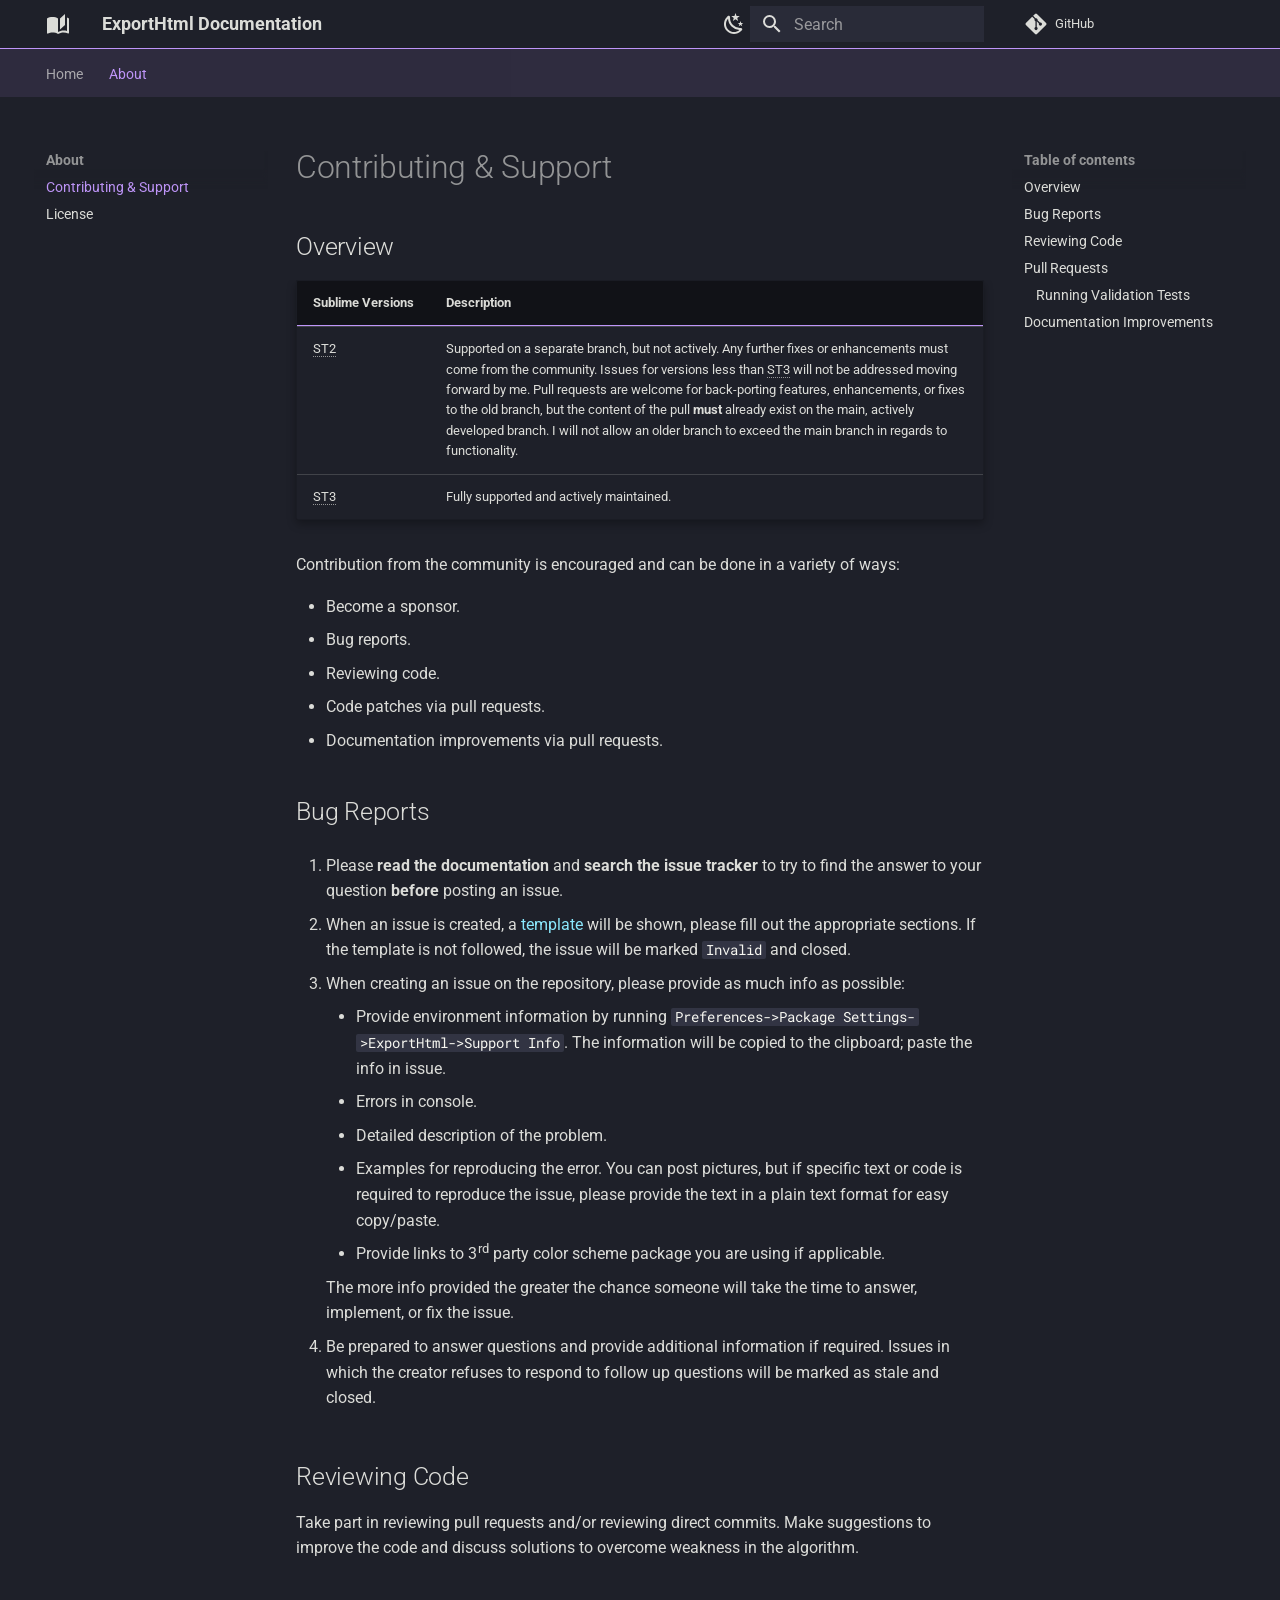
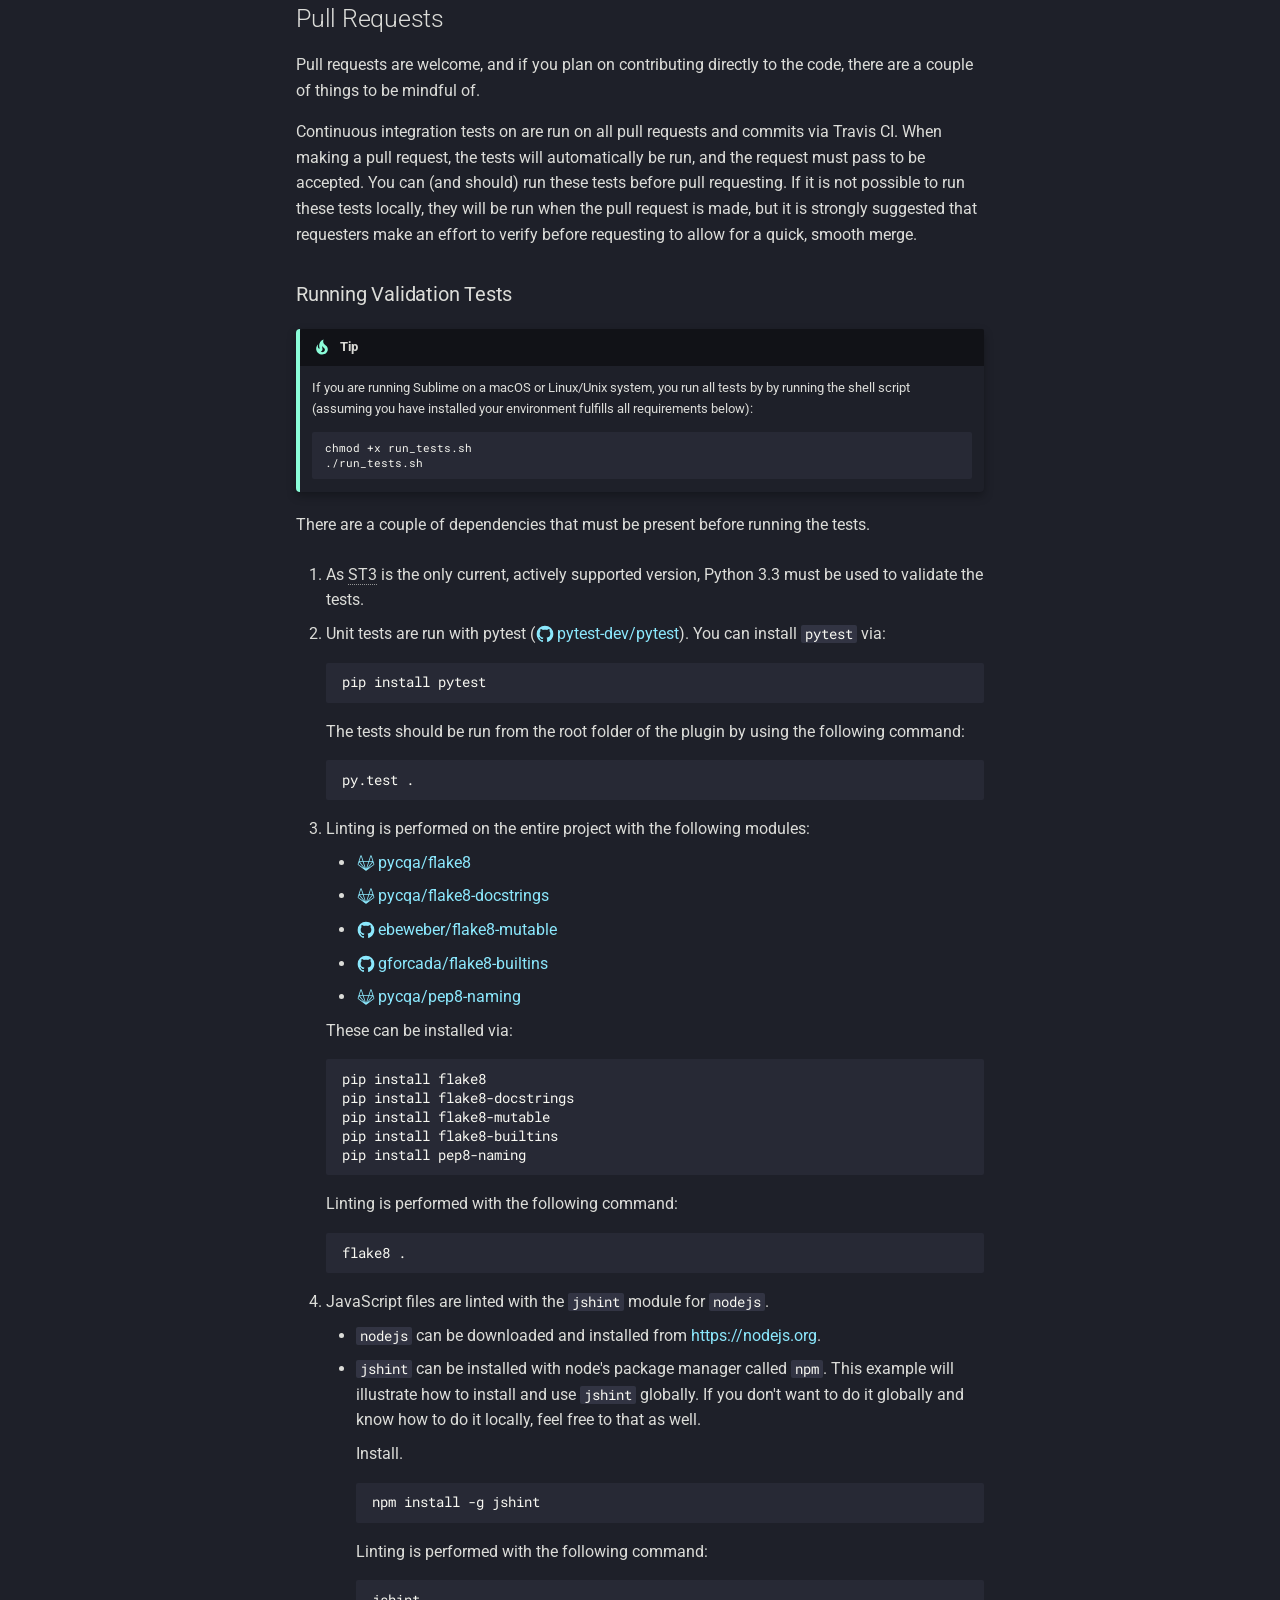
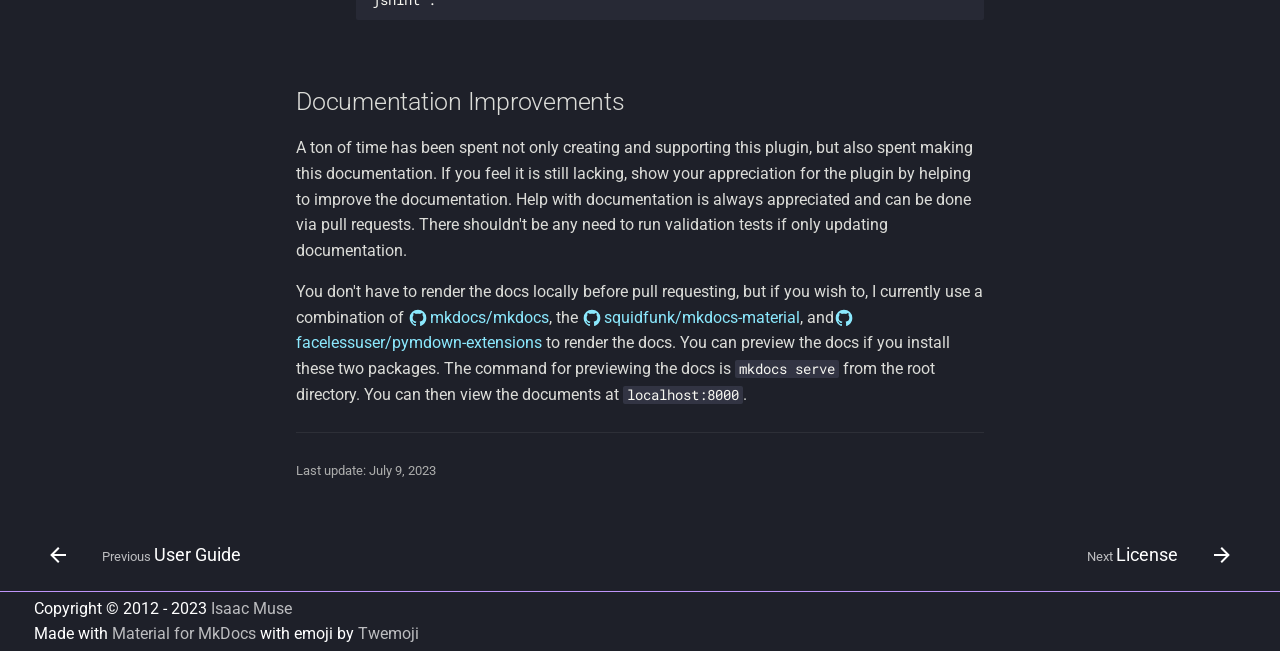
<file: about/contributing/index.html>
<!doctype html><html lang=en class=no-js> <head><meta charset=utf-8><meta name=viewport content="width=device-width,initial-scale=1"><meta name=description content="Sublime Text plugin that exports code to HTML or BBCODE for copying, printing, or saving."><link href=https://codebyzach.github.io/sublime_export_html/about/contributing/ rel=canonical><link href=../../usage/ rel=prev><link href=../license/ rel=next><link rel=icon href=../../assets/images/favicon.png><meta name=generator content="mkdocs-1.4.3, mkdocs-material-9.1.18"><title>Contributing & Support - ExportHtml Documentation</title><link rel=stylesheet href=../../assets/stylesheets/main.26e3688c.min.css><link rel=stylesheet href=../../assets/stylesheets/palette.ecc896b0.min.css><script src=../../assets/pymdownx-extras/material-extra-theme-8d50d708.js type=text/javascript></script><script src=../../assets/pymdownx-extras/material-extra-3rdparty-a81e7739.js type=text/javascript></script><link rel=preconnect href=https://fonts.gstatic.com crossorigin><link rel=stylesheet href="https://fonts.googleapis.com/css?family=Roboto:300,300i,400,400i,700,700i%7CRoboto+Mono:400,400i,700,700i&display=fallback"><style>:root{--md-text-font:"Roboto";--md-code-font:"Roboto Mono"}</style><link rel=stylesheet href=../../assets/pymdownx-extras/extra-a2b15a354f.css><script>__md_scope=new URL("../..",location),__md_hash=e=>[...e].reduce((e,_)=>(e<<5)-e+_.charCodeAt(0),0),__md_get=(e,_=localStorage,t=__md_scope)=>JSON.parse(_.getItem(t.pathname+"."+e)),__md_set=(e,_,t=localStorage,a=__md_scope)=>{try{t.setItem(a.pathname+"."+e,JSON.stringify(_))}catch(e){}}</script></head> <body dir=ltr data-md-color-scheme=dracula data-md-color-primary=deep-purple data-md-color-accent=deep-purple> <input class=md-toggle data-md-toggle=drawer type=checkbox id=__drawer autocomplete=off> <input class=md-toggle data-md-toggle=search type=checkbox id=__search autocomplete=off> <label class=md-overlay for=__drawer></label> <div data-md-component=skip> <a href=#contributing--support class=md-skip> Skip to content </a> </div> <div data-md-component=announce> </div> <header class=md-header data-md-component=header> <nav class="md-header__inner md-grid" aria-label> <a href=https://codebyzach.github.io/sublime_export_html/ title="ExportHtml Documentation" class="md-header__button md-logo" aria-label="ExportHtml Documentation"> <svg xmlns=http://www.w3.org/2000/svg viewbox="0 0 24 24"><path d="m19 2-5 4.5v11l5-4.5V2M6.5 5C4.55 5 2.45 5.4 1 6.5v14.66c0 .25.25.5.5.5.1 0 .15-.07.25-.07 1.35-.65 3.3-1.09 4.75-1.09 1.95 0 4.05.4 5.5 1.5 1.35-.85 3.8-1.5 5.5-1.5 1.65 0 3.35.31 4.75 1.06.1.05.15.03.25.03.25 0 .5-.25.5-.5V6.5c-.6-.45-1.25-.75-2-1V19c-1.1-.35-2.3-.5-3.5-.5-1.7 0-4.15.65-5.5 1.5V6.5C10.55 5.4 8.45 5 6.5 5Z"/></svg> </a> <label class="md-header__button md-icon" for=__drawer> <svg xmlns=http://www.w3.org/2000/svg viewbox="0 0 24 24"><path d="M3 6h18v2H3V6m0 5h18v2H3v-2m0 5h18v2H3v-2Z"/></svg> </label> <div class=md-header__title data-md-component=header-title> <div class=md-header__ellipsis> <div class=md-header__topic> <span class=md-ellipsis> ExportHtml Documentation </span> </div> <div class=md-header__topic data-md-component=header-topic> <span class=md-ellipsis> Contributing &amp; Support </span> </div> </div> </div> <div class=md-header__options> <div class="md-header-nav__scheme md-header-nav__button md-source__icon md-icon"> <a href=javascript:toggleScheme(); title="Light mode" class=light-mode> <svg xmlns=http://www.w3.org/2000/svg viewbox="0 0 24 24"><path d="M12 7a5 5 0 0 1 5 5 5 5 0 0 1-5 5 5 5 0 0 1-5-5 5 5 0 0 1 5-5m0 2a3 3 0 0 0-3 3 3 3 0 0 0 3 3 3 3 0 0 0 3-3 3 3 0 0 0-3-3m0-7 2.39 3.42C13.65 5.15 12.84 5 12 5c-.84 0-1.65.15-2.39.42L12 2M3.34 7l4.16-.35A7.2 7.2 0 0 0 5.94 8.5c-.44.74-.69 1.5-.83 2.29L3.34 7m.02 10 1.76-3.77a7.131 7.131 0 0 0 2.38 4.14L3.36 17M20.65 7l-1.77 3.79a7.023 7.023 0 0 0-2.38-4.15l4.15.36m-.01 10-4.14.36c.59-.51 1.12-1.14 1.54-1.86.42-.73.69-1.5.83-2.29L20.64 17M12 22l-2.41-3.44c.74.27 1.55.44 2.41.44.82 0 1.63-.17 2.37-.44L12 22Z"/></svg> </a> <a href=javascript:toggleScheme(); title="Dark mode" class=dark-mode> <svg xmlns=http://www.w3.org/2000/svg viewbox="0 0 24 24"><path d="m17.75 4.09-2.53 1.94.91 3.06-2.63-1.81-2.63 1.81.91-3.06-2.53-1.94L12.44 4l1.06-3 1.06 3 3.19.09m3.5 6.91-1.64 1.25.59 1.98-1.7-1.17-1.7 1.17.59-1.98L15.75 11l2.06-.05L18.5 9l.69 1.95 2.06.05m-2.28 4.95c.83-.08 1.72 1.1 1.19 1.85-.32.45-.66.87-1.08 1.27C15.17 23 8.84 23 4.94 19.07c-3.91-3.9-3.91-10.24 0-14.14.4-.4.82-.76 1.27-1.08.75-.53 1.93.36 1.85 1.19-.27 2.86.69 5.83 2.89 8.02a9.96 9.96 0 0 0 8.02 2.89m-1.64 2.02a12.08 12.08 0 0 1-7.8-3.47c-2.17-2.19-3.33-5-3.49-7.82-2.81 3.14-2.7 7.96.31 10.98 3.02 3.01 7.84 3.12 10.98.31Z"/></svg> </a> <a href=javascript:toggleScheme(); title="System preference" class=system-mode> <svg xmlns=http://www.w3.org/2000/svg viewbox="0 0 24 24"><path d="M7.5 2c-1.79 1.15-3 3.18-3 5.5s1.21 4.35 3.03 5.5C4.46 13 2 10.54 2 7.5A5.5 5.5 0 0 1 7.5 2m11.57 1.5 1.43 1.43L4.93 20.5 3.5 19.07 19.07 3.5m-6.18 2.43L11.41 5 9.97 6l.42-1.7L9 3.24l1.75-.12.58-1.65L12 3.1l1.73.03-1.35 1.13.51 1.67m-3.3 3.61-1.16-.73-1.12.78.34-1.32-1.09-.83 1.36-.09.45-1.29.51 1.27 1.36.03-1.05.87.4 1.31M19 13.5a5.5 5.5 0 0 1-5.5 5.5c-1.22 0-2.35-.4-3.26-1.07l7.69-7.69c.67.91 1.07 2.04 1.07 3.26m-4.4 6.58 2.77-1.15-.24 3.35-2.53-2.2m4.33-2.7 1.15-2.77 2.2 2.54-3.35.23m1.15-4.96-1.14-2.78 3.34.24-2.2 2.54M9.63 18.93l2.77 1.15-2.53 2.19-.24-3.34Z"/></svg> </a> <a href=javascript:toggleScheme(); title="Unknown scheme" class=unknown-mode> <svg xmlns=http://www.w3.org/2000/svg viewbox="0 0 24 24"><path d="m15.07 11.25-.9.92C13.45 12.89 13 13.5 13 15h-2v-.5c0-1.11.45-2.11 1.17-2.83l1.24-1.26c.37-.36.59-.86.59-1.41a2 2 0 0 0-2-2 2 2 0 0 0-2 2H8a4 4 0 0 1 4-4 4 4 0 0 1 4 4 3.2 3.2 0 0 1-.93 2.25M13 19h-2v-2h2M12 2A10 10 0 0 0 2 12a10 10 0 0 0 10 10 10 10 0 0 0 10-10c0-5.53-4.5-10-10-10Z"/></svg> </a> </div> </div> <label class="md-header__button md-icon" for=__search> <svg xmlns=http://www.w3.org/2000/svg viewbox="0 0 24 24"><path d="M9.5 3A6.5 6.5 0 0 1 16 9.5c0 1.61-.59 3.09-1.56 4.23l.27.27h.79l5 5-1.5 1.5-5-5v-.79l-.27-.27A6.516 6.516 0 0 1 9.5 16 6.5 6.5 0 0 1 3 9.5 6.5 6.5 0 0 1 9.5 3m0 2C7 5 5 7 5 9.5S7 14 9.5 14 14 12 14 9.5 12 5 9.5 5Z"/></svg> </label> <div class=md-search data-md-component=search role=dialog> <label class=md-search__overlay for=__search></label> <div class=md-search__inner role=search> <form class=md-search__form name=search> <input type=text class=md-search__input name=query aria-label=Search placeholder=Search autocapitalize=off autocorrect=off autocomplete=off spellcheck=false data-md-component=search-query required> <label class="md-search__icon md-icon" for=__search> <svg xmlns=http://www.w3.org/2000/svg viewbox="0 0 24 24"><path d="M9.5 3A6.5 6.5 0 0 1 16 9.5c0 1.61-.59 3.09-1.56 4.23l.27.27h.79l5 5-1.5 1.5-5-5v-.79l-.27-.27A6.516 6.516 0 0 1 9.5 16 6.5 6.5 0 0 1 3 9.5 6.5 6.5 0 0 1 9.5 3m0 2C7 5 5 7 5 9.5S7 14 9.5 14 14 12 14 9.5 12 5 9.5 5Z"/></svg> <svg xmlns=http://www.w3.org/2000/svg viewbox="0 0 24 24"><path d="M20 11v2H8l5.5 5.5-1.42 1.42L4.16 12l7.92-7.92L13.5 5.5 8 11h12Z"/></svg> </label> <nav class=md-search__options aria-label=Search> <button type=reset class="md-search__icon md-icon" title=Clear aria-label=Clear tabindex=-1> <svg xmlns=http://www.w3.org/2000/svg viewbox="0 0 24 24"><path d="M19 6.41 17.59 5 12 10.59 6.41 5 5 6.41 10.59 12 5 17.59 6.41 19 12 13.41 17.59 19 19 17.59 13.41 12 19 6.41Z"/></svg> </button> </nav> </form> <div class=md-search__output> <div class=md-search__scrollwrap data-md-scrollfix> <div class=md-search-result data-md-component=search-result> <div class=md-search-result__meta> Initializing search </div> <ol class=md-search-result__list role=presentation></ol> </div> </div> </div> </div> </div> <div class=md-header__source> <a href=https://github.com/codebyzach/sublime_export_html title="Go to repository" class=md-source data-md-component=source> <div class="md-source__icon md-icon"> <svg xmlns=http://www.w3.org/2000/svg viewbox="0 0 448 512"><!-- Font Awesome Free 6.4.0 by @fontawesome - https://fontawesome.com License - https://fontawesome.com/license/free (Icons: CC BY 4.0, Fonts: SIL OFL 1.1, Code: MIT License) Copyright 2023 Fonticons, Inc.--><path d="M439.55 236.05 244 40.45a28.87 28.87 0 0 0-40.81 0l-40.66 40.63 51.52 51.52c27.06-9.14 52.68 16.77 43.39 43.68l49.66 49.66c34.23-11.8 61.18 31 35.47 56.69-26.49 26.49-70.21-2.87-56-37.34L240.22 199v121.85c25.3 12.54 22.26 41.85 9.08 55a34.34 34.34 0 0 1-48.55 0c-17.57-17.6-11.07-46.91 11.25-56v-123c-20.8-8.51-24.6-30.74-18.64-45L142.57 101 8.45 235.14a28.86 28.86 0 0 0 0 40.81l195.61 195.6a28.86 28.86 0 0 0 40.8 0l194.69-194.69a28.86 28.86 0 0 0 0-40.81z"/></svg> </div> <div class=md-source__repository> GitHub </div> </a> </div> </nav> </header> <div class=md-container data-md-component=container> <nav class=md-tabs aria-label=Tabs data-md-component=tabs> <div class=md-grid> <ul class=md-tabs__list> <li class=md-tabs__item> <a href=../.. class=md-tabs__link> Home </a> </li> <li class=md-tabs__item> <a href=./ class="md-tabs__link md-tabs__link--active"> About </a> </li> </ul> </div> </nav> <main class=md-main data-md-component=main> <div class="md-main__inner md-grid"> <div class="md-sidebar md-sidebar--primary" data-md-component=sidebar data-md-type=navigation> <div class=md-sidebar__scrollwrap> <div class=md-sidebar__inner> <nav class="md-nav md-nav--primary md-nav--lifted" aria-label=Navigation data-md-level=0> <label class=md-nav__title for=__drawer> <a href=../.. title="ExportHtml Documentation" class="md-nav__button md-logo" aria-label="ExportHtml Documentation" data-md-component=logo> <svg xmlns=http://www.w3.org/2000/svg viewbox="0 0 24 24"><path d="m19 2-5 4.5v11l5-4.5V2M6.5 5C4.55 5 2.45 5.4 1 6.5v14.66c0 .25.25.5.5.5.1 0 .15-.07.25-.07 1.35-.65 3.3-1.09 4.75-1.09 1.95 0 4.05.4 5.5 1.5 1.35-.85 3.8-1.5 5.5-1.5 1.65 0 3.35.31 4.75 1.06.1.05.15.03.25.03.25 0 .5-.25.5-.5V6.5c-.6-.45-1.25-.75-2-1V19c-1.1-.35-2.3-.5-3.5-.5-1.7 0-4.15.65-5.5 1.5V6.5C10.55 5.4 8.45 5 6.5 5Z"/></svg> </a> ExportHtml Documentation </label> <div class=md-nav__source> <a href=https://github.com/codebyzach/sublime_export_html title="Go to repository" class=md-source data-md-component=source> <div class="md-source__icon md-icon"> <svg xmlns=http://www.w3.org/2000/svg viewbox="0 0 448 512"><!-- Font Awesome Free 6.4.0 by @fontawesome - https://fontawesome.com License - https://fontawesome.com/license/free (Icons: CC BY 4.0, Fonts: SIL OFL 1.1, Code: MIT License) Copyright 2023 Fonticons, Inc.--><path d="M439.55 236.05 244 40.45a28.87 28.87 0 0 0-40.81 0l-40.66 40.63 51.52 51.52c27.06-9.14 52.68 16.77 43.39 43.68l49.66 49.66c34.23-11.8 61.18 31 35.47 56.69-26.49 26.49-70.21-2.87-56-37.34L240.22 199v121.85c25.3 12.54 22.26 41.85 9.08 55a34.34 34.34 0 0 1-48.55 0c-17.57-17.6-11.07-46.91 11.25-56v-123c-20.8-8.51-24.6-30.74-18.64-45L142.57 101 8.45 235.14a28.86 28.86 0 0 0 0 40.81l195.61 195.6a28.86 28.86 0 0 0 40.8 0l194.69-194.69a28.86 28.86 0 0 0 0-40.81z"/></svg> </div> <div class=md-source__repository> GitHub </div> </a> </div> <ul class=md-nav__list data-md-scrollfix> <li class="md-nav__item md-nav__item--nested"> <input class="md-nav__toggle md-toggle " type=checkbox id=__nav_1> <label class=md-nav__link for=__nav_1 id=__nav_1_label tabindex=0> Home <span class="md-nav__icon md-icon"></span> </label> <nav class=md-nav data-md-level=1 aria-labelledby=__nav_1_label aria-expanded=false> <label class=md-nav__title for=__nav_1> <span class="md-nav__icon md-icon"></span> Home </label> <ul class=md-nav__list data-md-scrollfix> <li class=md-nav__item> <a href=../.. class=md-nav__link> ExportHtml </a> </li> <li class=md-nav__item> <a href=../../installation/ class=md-nav__link> Installation </a> </li> <li class=md-nav__item> <a href=../../usage/ class=md-nav__link> User Guide </a> </li> </ul> </nav> </li> <li class="md-nav__item md-nav__item--active md-nav__item--nested"> <input class="md-nav__toggle md-toggle " type=checkbox id=__nav_2 checked> <label class=md-nav__link for=__nav_2 id=__nav_2_label tabindex=0> About <span class="md-nav__icon md-icon"></span> </label> <nav class=md-nav data-md-level=1 aria-labelledby=__nav_2_label aria-expanded=true> <label class=md-nav__title for=__nav_2> <span class="md-nav__icon md-icon"></span> About </label> <ul class=md-nav__list data-md-scrollfix> <li class="md-nav__item md-nav__item--active"> <input class="md-nav__toggle md-toggle" type=checkbox id=__toc> <label class="md-nav__link md-nav__link--active" for=__toc> Contributing &amp; Support <span class="md-nav__icon md-icon"></span> </label> <a href=./ class="md-nav__link md-nav__link--active"> Contributing &amp; Support </a> <nav class="md-nav md-nav--secondary" aria-label="Table of contents"> <label class=md-nav__title for=__toc> <span class="md-nav__icon md-icon"></span> Table of contents </label> <ul class=md-nav__list data-md-component=toc data-md-scrollfix> <li class=md-nav__item> <a href=#overview class=md-nav__link> Overview </a> </li> <li class=md-nav__item> <a href=#bug-reports class=md-nav__link> Bug Reports </a> </li> <li class=md-nav__item> <a href=#reviewing-code class=md-nav__link> Reviewing Code </a> </li> <li class=md-nav__item> <a href=#pull-requests class=md-nav__link> Pull Requests </a> <nav class=md-nav aria-label="Pull Requests"> <ul class=md-nav__list> <li class=md-nav__item> <a href=#running-validation-tests class=md-nav__link> Running Validation Tests </a> </li> </ul> </nav> </li> <li class=md-nav__item> <a href=#documentation-improvements class=md-nav__link> Documentation Improvements </a> </li> </ul> </nav> </li> <li class=md-nav__item> <a href=../license/ class=md-nav__link> License </a> </li> </ul> </nav> </li> </ul> </nav> </div> </div> </div> <div class="md-sidebar md-sidebar--secondary" data-md-component=sidebar data-md-type=toc> <div class=md-sidebar__scrollwrap> <div class=md-sidebar__inner> <nav class="md-nav md-nav--secondary" aria-label="Table of contents"> <label class=md-nav__title for=__toc> <span class="md-nav__icon md-icon"></span> Table of contents </label> <ul class=md-nav__list data-md-component=toc data-md-scrollfix> <li class=md-nav__item> <a href=#overview class=md-nav__link> Overview </a> </li> <li class=md-nav__item> <a href=#bug-reports class=md-nav__link> Bug Reports </a> </li> <li class=md-nav__item> <a href=#reviewing-code class=md-nav__link> Reviewing Code </a> </li> <li class=md-nav__item> <a href=#pull-requests class=md-nav__link> Pull Requests </a> <nav class=md-nav aria-label="Pull Requests"> <ul class=md-nav__list> <li class=md-nav__item> <a href=#running-validation-tests class=md-nav__link> Running Validation Tests </a> </li> </ul> </nav> </li> <li class=md-nav__item> <a href=#documentation-improvements class=md-nav__link> Documentation Improvements </a> </li> </ul> </nav> </div> </div> </div> <div class=md-content data-md-component=content> <article class="md-content__inner md-typeset"> <h1 id=contributing--support>Contributing &amp; Support<a class=headerlink href=#contributing--support title="Permanent link"></a></h1> <h2 id=overview>Overview<a class=headerlink href=#overview title="Permanent link"></a></h2> <table> <thead> <tr> <th>Sublime&nbsp;Versions</th> <th>Description</th> </tr> </thead> <tbody> <tr> <td><abbr title="Sublime Text 2">ST2</abbr></td> <td>Supported on a separate branch, but not actively. Any further fixes or enhancements must come from the community. Issues for versions less than <abbr title="Sublime Text 3">ST3</abbr> will not be addressed moving forward by me. Pull requests are welcome for back-porting features, enhancements, or fixes to the old branch, but the content of the pull <strong>must</strong> already exist on the main, actively developed branch. I will not allow an older branch to exceed the main branch in regards to functionality.</td> </tr> <tr> <td><abbr title="Sublime Text 3">ST3</abbr></td> <td>Fully supported and actively maintained.</td> </tr> </tbody> </table> <p>Contribution from the community is encouraged and can be done in a variety of ways:</p> <ul> <li>Become a sponsor.</li> <li>Bug reports.</li> <li>Reviewing code.</li> <li>Code patches via pull requests.</li> <li>Documentation improvements via pull requests.</li> </ul> <h2 id=bug-reports>Bug Reports<a class=headerlink href=#bug-reports title="Permanent link"></a></h2> <ol> <li> <p>Please <strong>read the documentation</strong> and <strong>search the issue tracker</strong> to try to find the answer to your question <strong>before</strong> posting an issue.</p> </li> <li> <p>When an issue is created, a <a href=https://github.com/facelessuser/ExportHtml/blob/master/.github/ISSUE_TEMPLATE.md>template</a> will be shown, please fill out the appropriate sections. If the template is not followed, the issue will be marked <code>Invalid</code> and closed.</p> </li> <li> <p>When creating an issue on the repository, please provide as much info as possible:</p> <ul> <li>Provide environment information by running <code>Preferences-&gt;Package Settings-&gt;ExportHtml-&gt;Support Info</code>. The information will be copied to the clipboard; paste the info in issue.</li> <li>Errors in console.</li> <li>Detailed description of the problem.</li> <li>Examples for reproducing the error. You can post pictures, but if specific text or code is required to reproduce the issue, please provide the text in a plain text format for easy copy/paste.</li> <li>Provide links to 3<sup>rd</sup> party color scheme package you are using if applicable.</li> </ul> <p>The more info provided the greater the chance someone will take the time to answer, implement, or fix the issue.</p> </li> <li> <p>Be prepared to answer questions and provide additional information if required. Issues in which the creator refuses to respond to follow up questions will be marked as stale and closed.</p> </li> </ol> <h2 id=reviewing-code>Reviewing Code<a class=headerlink href=#reviewing-code title="Permanent link"></a></h2> <p>Take part in reviewing pull requests and/or reviewing direct commits. Make suggestions to improve the code and discuss solutions to overcome weakness in the algorithm.</p> <h2 id=pull-requests>Pull Requests<a class=headerlink href=#pull-requests title="Permanent link"></a></h2> <p>Pull requests are welcome, and if you plan on contributing directly to the code, there are a couple of things to be mindful of.</p> <p>Continuous integration tests on are run on all pull requests and commits via Travis CI. When making a pull request, the tests will automatically be run, and the request must pass to be accepted. You can (and should) run these tests before pull requesting. If it is not possible to run these tests locally, they will be run when the pull request is made, but it is strongly suggested that requesters make an effort to verify before requesting to allow for a quick, smooth merge.</p> <h3 id=running-validation-tests>Running Validation Tests<a class=headerlink href=#running-validation-tests title="Permanent link"></a></h3> <div class="admonition tip"> <p class=admonition-title>Tip</p> <p>If you are running Sublime on a macOS or Linux/Unix system, you run all tests by by running the shell script (assuming you have installed your environment fulfills all requirements below):</p> <div class=highlight><pre><span></span><code>chmod +x run_tests.sh
./run_tests.sh
</code></pre></div> </div> <p>There are a couple of dependencies that must be present before running the tests.</p> <ol> <li> <p>As <abbr title="Sublime Text 3">ST3</abbr> is the only current, actively supported version, Python 3.3 must be used to validate the tests.</p> </li> <li> <p>Unit tests are run with pytest (<a class="magiclink magiclink-github magiclink-repository" href=https://github.com/pytest-dev/pytest title="GitHub Repository: pytest-dev/pytest">pytest-dev/pytest</a>). You can install <code>pytest</code> via:</p> <div class=highlight><pre><span></span><code>pip install pytest
</code></pre></div> <p>The tests should be run from the root folder of the plugin by using the following command:</p> <div class=highlight><pre><span></span><code>py.test .
</code></pre></div> </li> <li> <p>Linting is performed on the entire project with the following modules:</p> <ul> <li><a class="magiclink magiclink-gitlab magiclink-repository" href=https://gitlab.com/pycqa/flake8 title="GitLab Repository: pycqa/flake8">pycqa/flake8</a></li> <li><a class="magiclink magiclink-gitlab magiclink-repository" href=https://gitlab.com/pycqa/flake8-docstrings title="GitLab Repository: pycqa/flake8-docstrings">pycqa/flake8-docstrings</a></li> <li><a class="magiclink magiclink-github magiclink-repository" href=https://github.com/ebeweber/flake8-mutable title="GitHub Repository: ebeweber/flake8-mutable">ebeweber/flake8-mutable</a></li> <li><a class="magiclink magiclink-github magiclink-repository" href=https://github.com/gforcada/flake8-builtins title="GitHub Repository: gforcada/flake8-builtins">gforcada/flake8-builtins</a></li> <li><a class="magiclink magiclink-gitlab magiclink-repository" href=https://gitlab.com/pycqa/pep8-naming title="GitLab Repository: pycqa/pep8-naming">pycqa/pep8-naming</a></li> </ul> <p>These can be installed via:</p> <div class=highlight><pre><span></span><code>pip install flake8
pip install flake8-docstrings
pip install flake8-mutable
pip install flake8-builtins
pip install pep8-naming
</code></pre></div> <p>Linting is performed with the following command:</p> <div class=highlight><pre><span></span><code>flake8 .
</code></pre></div> </li> <li> <p>JavaScript files are linted with the <code>jshint</code> module for <code>nodejs</code>.</p> <ul> <li><code>nodejs</code> can be downloaded and installed from <a href=https://nodejs.org>https://nodejs.org</a>.</li> <li> <p><code>jshint</code> can be installed with node's package manager called <code>npm</code>. This example will illustrate how to install and use <code>jshint</code> globally. If you don't want to do it globally and know how to do it locally, feel free to that as well.</p> <p>Install.</p> <div class=highlight><pre><span></span><code>npm install -g jshint
</code></pre></div> <p>Linting is performed with the following command:</p> <div class=highlight><pre><span></span><code>jshint .
</code></pre></div> </li> </ul> </li> </ol> <h2 id=documentation-improvements>Documentation Improvements<a class=headerlink href=#documentation-improvements title="Permanent link"></a></h2> <p>A ton of time has been spent not only creating and supporting this plugin, but also spent making this documentation. If you feel it is still lacking, show your appreciation for the plugin by helping to improve the documentation. Help with documentation is always appreciated and can be done via pull requests. There shouldn't be any need to run validation tests if only updating documentation.</p> <p>You don't have to render the docs locally before pull requesting, but if you wish to, I currently use a combination of <a class="magiclink magiclink-github magiclink-repository" href=https://github.com/mkdocs/mkdocs title="GitHub Repository: mkdocs/mkdocs">mkdocs/mkdocs</a>, the <a class="magiclink magiclink-github magiclink-repository" href=https://github.com/squidfunk/mkdocs-material title="GitHub Repository: squidfunk/mkdocs-material">squidfunk/mkdocs-material</a>, and <a class="magiclink magiclink-github magiclink-repository" href=https://github.com/facelessuser/pymdown-extensions title="GitHub Repository: facelessuser/pymdown-extensions">facelessuser/pymdown-extensions</a> to render the docs. You can preview the docs if you install these two packages. The command for previewing the docs is <code>mkdocs serve</code> from the root directory. You can then view the documents at <code>localhost:8000</code>.</p> <hr> <div class=md-source-file> <small> Last update: <span class="git-revision-date-localized-plugin git-revision-date-localized-plugin-date">July 9, 2023</span> </small> </div> </article> </div> </div> <button type=button class="md-top md-icon" data-md-component=top hidden> <svg xmlns=http://www.w3.org/2000/svg viewbox="0 0 24 24"><path d="M13 20h-2V8l-5.5 5.5-1.42-1.42L12 4.16l7.92 7.92-1.42 1.42L13 8v12Z"/></svg> Back to top </button> </main> <footer class=md-footer> <nav class="md-footer__inner md-grid" aria-label> <a href=../../usage/ class="md-footer__link md-footer__link--prev" rel=prev> <div class="md-footer__button md-icon"> <svg xmlns=http://www.w3.org/2000/svg viewbox="0 0 24 24"><path d="M20 11v2H8l5.5 5.5-1.42 1.42L4.16 12l7.92-7.92L13.5 5.5 8 11h12Z"/></svg> </div> <div class=md-footer__title> <div class=md-ellipsis> <span class=md-footer__direction> Previous </span> User Guide </div> </div> </a> <a href=../license/ class="md-footer__link md-footer__link--next" rel=next> <div class=md-footer__title> <div class=md-ellipsis> <span class=md-footer__direction> Next </span> License </div> </div> <div class="md-footer__button md-icon"> <svg xmlns=http://www.w3.org/2000/svg viewbox="0 0 24 24"><path d="M4 11v2h12l-5.5 5.5 1.42 1.42L19.84 12l-7.92-7.92L10.5 5.5 16 11H4Z"/></svg> </div> </a> </nav> <div class="md-footer-meta md-typeset"> <div class="md-footer-meta__inner md-grid"> <div class=md-footer-copyright> <div class=md-footer-copyright__highlight> Copyright &copy; 2012 - 2023 <a href=https://github.com/facelessuser target=_blank rel=noopener>Isaac Muse</a> </div> Made with <a href=https://squidfunk.github.io/mkdocs-material/ target=_blank rel=noopener> Material for MkDocs </a> with emoji by <a href=https://github.com/twitter/twemoji target=_blank rel=noopener> Twemoji </a> </div> <div class=md-social> </div> </div> </div> </footer> </div> <div class=md-dialog data-md-component=dialog> <div class="md-dialog__inner md-typeset"></div> </div> <script id=__config type=application/json>{"base": "../..", "features": ["navigation.tabs", "navigation.top"], "search": "../../assets/javascripts/workers/search.74e28a9f.min.js", "translations": {"clipboard.copied": "Copied to clipboard", "clipboard.copy": "Copy to clipboard", "search.result.more.one": "1 more on this page", "search.result.more.other": "# more on this page", "search.result.none": "No matching documents", "search.result.one": "1 matching document", "search.result.other": "# matching documents", "search.result.placeholder": "Type to start searching", "search.result.term.missing": "Missing", "select.version": "Select version"}}</script> <script src=../../assets/javascripts/bundle.220ee61c.min.js></script> <script src=../../assets/pymdownx-extras/extra-loader-11e3a2e3.js></script> </body> </html>
</file>
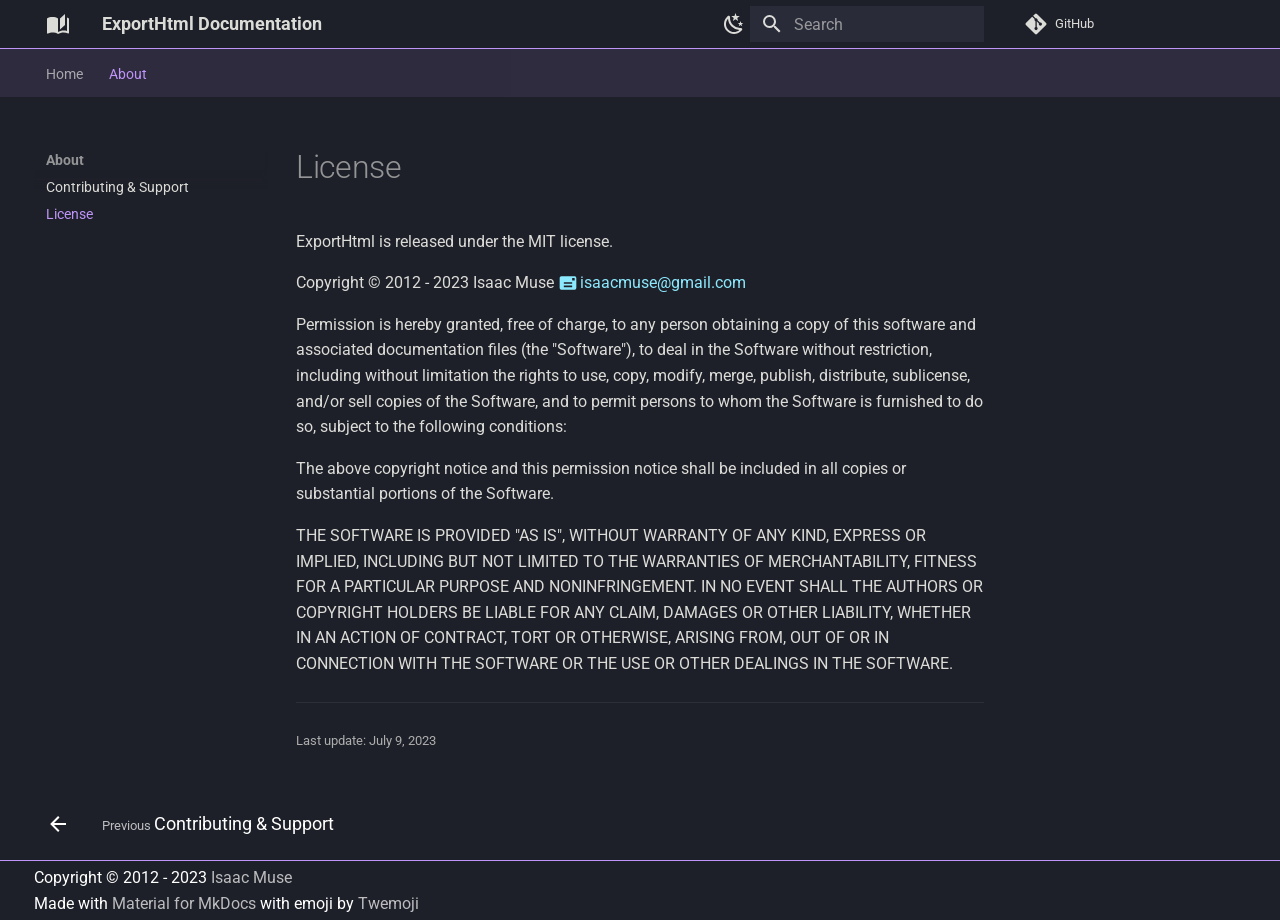
<file: about/license/index.html>
<!doctype html><html lang=en class=no-js> <head><meta charset=utf-8><meta name=viewport content="width=device-width,initial-scale=1"><meta name=description content="Sublime Text plugin that exports code to HTML or BBCODE for copying, printing, or saving."><link href=https://codebyzach.github.io/sublime_export_html/about/license/ rel=canonical><link href=../contributing/ rel=prev><link rel=icon href=../../assets/images/favicon.png><meta name=generator content="mkdocs-1.4.3, mkdocs-material-9.1.18"><title>License - ExportHtml Documentation</title><link rel=stylesheet href=../../assets/stylesheets/main.26e3688c.min.css><link rel=stylesheet href=../../assets/stylesheets/palette.ecc896b0.min.css><script src=../../assets/pymdownx-extras/material-extra-theme-8d50d708.js type=text/javascript></script><script src=../../assets/pymdownx-extras/material-extra-3rdparty-a81e7739.js type=text/javascript></script><link rel=preconnect href=https://fonts.gstatic.com crossorigin><link rel=stylesheet href="https://fonts.googleapis.com/css?family=Roboto:300,300i,400,400i,700,700i%7CRoboto+Mono:400,400i,700,700i&display=fallback"><style>:root{--md-text-font:"Roboto";--md-code-font:"Roboto Mono"}</style><link rel=stylesheet href=../../assets/pymdownx-extras/extra-a2b15a354f.css><script>__md_scope=new URL("../..",location),__md_hash=e=>[...e].reduce((e,_)=>(e<<5)-e+_.charCodeAt(0),0),__md_get=(e,_=localStorage,t=__md_scope)=>JSON.parse(_.getItem(t.pathname+"."+e)),__md_set=(e,_,t=localStorage,a=__md_scope)=>{try{t.setItem(a.pathname+"."+e,JSON.stringify(_))}catch(e){}}</script></head> <body dir=ltr data-md-color-scheme=dracula data-md-color-primary=deep-purple data-md-color-accent=deep-purple> <input class=md-toggle data-md-toggle=drawer type=checkbox id=__drawer autocomplete=off> <input class=md-toggle data-md-toggle=search type=checkbox id=__search autocomplete=off> <label class=md-overlay for=__drawer></label> <div data-md-component=skip> <a href=#license class=md-skip> Skip to content </a> </div> <div data-md-component=announce> </div> <header class=md-header data-md-component=header> <nav class="md-header__inner md-grid" aria-label> <a href=https://codebyzach.github.io/sublime_export_html/ title="ExportHtml Documentation" class="md-header__button md-logo" aria-label="ExportHtml Documentation"> <svg xmlns=http://www.w3.org/2000/svg viewbox="0 0 24 24"><path d="m19 2-5 4.5v11l5-4.5V2M6.5 5C4.55 5 2.45 5.4 1 6.5v14.66c0 .25.25.5.5.5.1 0 .15-.07.25-.07 1.35-.65 3.3-1.09 4.75-1.09 1.95 0 4.05.4 5.5 1.5 1.35-.85 3.8-1.5 5.5-1.5 1.65 0 3.35.31 4.75 1.06.1.05.15.03.25.03.25 0 .5-.25.5-.5V6.5c-.6-.45-1.25-.75-2-1V19c-1.1-.35-2.3-.5-3.5-.5-1.7 0-4.15.65-5.5 1.5V6.5C10.55 5.4 8.45 5 6.5 5Z"/></svg> </a> <label class="md-header__button md-icon" for=__drawer> <svg xmlns=http://www.w3.org/2000/svg viewbox="0 0 24 24"><path d="M3 6h18v2H3V6m0 5h18v2H3v-2m0 5h18v2H3v-2Z"/></svg> </label> <div class=md-header__title data-md-component=header-title> <div class=md-header__ellipsis> <div class=md-header__topic> <span class=md-ellipsis> ExportHtml Documentation </span> </div> <div class=md-header__topic data-md-component=header-topic> <span class=md-ellipsis> License </span> </div> </div> </div> <div class=md-header__options> <div class="md-header-nav__scheme md-header-nav__button md-source__icon md-icon"> <a href=javascript:toggleScheme(); title="Light mode" class=light-mode> <svg xmlns=http://www.w3.org/2000/svg viewbox="0 0 24 24"><path d="M12 7a5 5 0 0 1 5 5 5 5 0 0 1-5 5 5 5 0 0 1-5-5 5 5 0 0 1 5-5m0 2a3 3 0 0 0-3 3 3 3 0 0 0 3 3 3 3 0 0 0 3-3 3 3 0 0 0-3-3m0-7 2.39 3.42C13.65 5.15 12.84 5 12 5c-.84 0-1.65.15-2.39.42L12 2M3.34 7l4.16-.35A7.2 7.2 0 0 0 5.94 8.5c-.44.74-.69 1.5-.83 2.29L3.34 7m.02 10 1.76-3.77a7.131 7.131 0 0 0 2.38 4.14L3.36 17M20.65 7l-1.77 3.79a7.023 7.023 0 0 0-2.38-4.15l4.15.36m-.01 10-4.14.36c.59-.51 1.12-1.14 1.54-1.86.42-.73.69-1.5.83-2.29L20.64 17M12 22l-2.41-3.44c.74.27 1.55.44 2.41.44.82 0 1.63-.17 2.37-.44L12 22Z"/></svg> </a> <a href=javascript:toggleScheme(); title="Dark mode" class=dark-mode> <svg xmlns=http://www.w3.org/2000/svg viewbox="0 0 24 24"><path d="m17.75 4.09-2.53 1.94.91 3.06-2.63-1.81-2.63 1.81.91-3.06-2.53-1.94L12.44 4l1.06-3 1.06 3 3.19.09m3.5 6.91-1.64 1.25.59 1.98-1.7-1.17-1.7 1.17.59-1.98L15.75 11l2.06-.05L18.5 9l.69 1.95 2.06.05m-2.28 4.95c.83-.08 1.72 1.1 1.19 1.85-.32.45-.66.87-1.08 1.27C15.17 23 8.84 23 4.94 19.07c-3.91-3.9-3.91-10.24 0-14.14.4-.4.82-.76 1.27-1.08.75-.53 1.93.36 1.85 1.19-.27 2.86.69 5.83 2.89 8.02a9.96 9.96 0 0 0 8.02 2.89m-1.64 2.02a12.08 12.08 0 0 1-7.8-3.47c-2.17-2.19-3.33-5-3.49-7.82-2.81 3.14-2.7 7.96.31 10.98 3.02 3.01 7.84 3.12 10.98.31Z"/></svg> </a> <a href=javascript:toggleScheme(); title="System preference" class=system-mode> <svg xmlns=http://www.w3.org/2000/svg viewbox="0 0 24 24"><path d="M7.5 2c-1.79 1.15-3 3.18-3 5.5s1.21 4.35 3.03 5.5C4.46 13 2 10.54 2 7.5A5.5 5.5 0 0 1 7.5 2m11.57 1.5 1.43 1.43L4.93 20.5 3.5 19.07 19.07 3.5m-6.18 2.43L11.41 5 9.97 6l.42-1.7L9 3.24l1.75-.12.58-1.65L12 3.1l1.73.03-1.35 1.13.51 1.67m-3.3 3.61-1.16-.73-1.12.78.34-1.32-1.09-.83 1.36-.09.45-1.29.51 1.27 1.36.03-1.05.87.4 1.31M19 13.5a5.5 5.5 0 0 1-5.5 5.5c-1.22 0-2.35-.4-3.26-1.07l7.69-7.69c.67.91 1.07 2.04 1.07 3.26m-4.4 6.58 2.77-1.15-.24 3.35-2.53-2.2m4.33-2.7 1.15-2.77 2.2 2.54-3.35.23m1.15-4.96-1.14-2.78 3.34.24-2.2 2.54M9.63 18.93l2.77 1.15-2.53 2.19-.24-3.34Z"/></svg> </a> <a href=javascript:toggleScheme(); title="Unknown scheme" class=unknown-mode> <svg xmlns=http://www.w3.org/2000/svg viewbox="0 0 24 24"><path d="m15.07 11.25-.9.92C13.45 12.89 13 13.5 13 15h-2v-.5c0-1.11.45-2.11 1.17-2.83l1.24-1.26c.37-.36.59-.86.59-1.41a2 2 0 0 0-2-2 2 2 0 0 0-2 2H8a4 4 0 0 1 4-4 4 4 0 0 1 4 4 3.2 3.2 0 0 1-.93 2.25M13 19h-2v-2h2M12 2A10 10 0 0 0 2 12a10 10 0 0 0 10 10 10 10 0 0 0 10-10c0-5.53-4.5-10-10-10Z"/></svg> </a> </div> </div> <label class="md-header__button md-icon" for=__search> <svg xmlns=http://www.w3.org/2000/svg viewbox="0 0 24 24"><path d="M9.5 3A6.5 6.5 0 0 1 16 9.5c0 1.61-.59 3.09-1.56 4.23l.27.27h.79l5 5-1.5 1.5-5-5v-.79l-.27-.27A6.516 6.516 0 0 1 9.5 16 6.5 6.5 0 0 1 3 9.5 6.5 6.5 0 0 1 9.5 3m0 2C7 5 5 7 5 9.5S7 14 9.5 14 14 12 14 9.5 12 5 9.5 5Z"/></svg> </label> <div class=md-search data-md-component=search role=dialog> <label class=md-search__overlay for=__search></label> <div class=md-search__inner role=search> <form class=md-search__form name=search> <input type=text class=md-search__input name=query aria-label=Search placeholder=Search autocapitalize=off autocorrect=off autocomplete=off spellcheck=false data-md-component=search-query required> <label class="md-search__icon md-icon" for=__search> <svg xmlns=http://www.w3.org/2000/svg viewbox="0 0 24 24"><path d="M9.5 3A6.5 6.5 0 0 1 16 9.5c0 1.61-.59 3.09-1.56 4.23l.27.27h.79l5 5-1.5 1.5-5-5v-.79l-.27-.27A6.516 6.516 0 0 1 9.5 16 6.5 6.5 0 0 1 3 9.5 6.5 6.5 0 0 1 9.5 3m0 2C7 5 5 7 5 9.5S7 14 9.5 14 14 12 14 9.5 12 5 9.5 5Z"/></svg> <svg xmlns=http://www.w3.org/2000/svg viewbox="0 0 24 24"><path d="M20 11v2H8l5.5 5.5-1.42 1.42L4.16 12l7.92-7.92L13.5 5.5 8 11h12Z"/></svg> </label> <nav class=md-search__options aria-label=Search> <button type=reset class="md-search__icon md-icon" title=Clear aria-label=Clear tabindex=-1> <svg xmlns=http://www.w3.org/2000/svg viewbox="0 0 24 24"><path d="M19 6.41 17.59 5 12 10.59 6.41 5 5 6.41 10.59 12 5 17.59 6.41 19 12 13.41 17.59 19 19 17.59 13.41 12 19 6.41Z"/></svg> </button> </nav> </form> <div class=md-search__output> <div class=md-search__scrollwrap data-md-scrollfix> <div class=md-search-result data-md-component=search-result> <div class=md-search-result__meta> Initializing search </div> <ol class=md-search-result__list role=presentation></ol> </div> </div> </div> </div> </div> <div class=md-header__source> <a href=https://github.com/codebyzach/sublime_export_html title="Go to repository" class=md-source data-md-component=source> <div class="md-source__icon md-icon"> <svg xmlns=http://www.w3.org/2000/svg viewbox="0 0 448 512"><!-- Font Awesome Free 6.4.0 by @fontawesome - https://fontawesome.com License - https://fontawesome.com/license/free (Icons: CC BY 4.0, Fonts: SIL OFL 1.1, Code: MIT License) Copyright 2023 Fonticons, Inc.--><path d="M439.55 236.05 244 40.45a28.87 28.87 0 0 0-40.81 0l-40.66 40.63 51.52 51.52c27.06-9.14 52.68 16.77 43.39 43.68l49.66 49.66c34.23-11.8 61.18 31 35.47 56.69-26.49 26.49-70.21-2.87-56-37.34L240.22 199v121.85c25.3 12.54 22.26 41.85 9.08 55a34.34 34.34 0 0 1-48.55 0c-17.57-17.6-11.07-46.91 11.25-56v-123c-20.8-8.51-24.6-30.74-18.64-45L142.57 101 8.45 235.14a28.86 28.86 0 0 0 0 40.81l195.61 195.6a28.86 28.86 0 0 0 40.8 0l194.69-194.69a28.86 28.86 0 0 0 0-40.81z"/></svg> </div> <div class=md-source__repository> GitHub </div> </a> </div> </nav> </header> <div class=md-container data-md-component=container> <nav class=md-tabs aria-label=Tabs data-md-component=tabs> <div class=md-grid> <ul class=md-tabs__list> <li class=md-tabs__item> <a href=../.. class=md-tabs__link> Home </a> </li> <li class=md-tabs__item> <a href=../contributing/ class="md-tabs__link md-tabs__link--active"> About </a> </li> </ul> </div> </nav> <main class=md-main data-md-component=main> <div class="md-main__inner md-grid"> <div class="md-sidebar md-sidebar--primary" data-md-component=sidebar data-md-type=navigation> <div class=md-sidebar__scrollwrap> <div class=md-sidebar__inner> <nav class="md-nav md-nav--primary md-nav--lifted" aria-label=Navigation data-md-level=0> <label class=md-nav__title for=__drawer> <a href=../.. title="ExportHtml Documentation" class="md-nav__button md-logo" aria-label="ExportHtml Documentation" data-md-component=logo> <svg xmlns=http://www.w3.org/2000/svg viewbox="0 0 24 24"><path d="m19 2-5 4.5v11l5-4.5V2M6.5 5C4.55 5 2.45 5.4 1 6.5v14.66c0 .25.25.5.5.5.1 0 .15-.07.25-.07 1.35-.65 3.3-1.09 4.75-1.09 1.95 0 4.05.4 5.5 1.5 1.35-.85 3.8-1.5 5.5-1.5 1.65 0 3.35.31 4.75 1.06.1.05.15.03.25.03.25 0 .5-.25.5-.5V6.5c-.6-.45-1.25-.75-2-1V19c-1.1-.35-2.3-.5-3.5-.5-1.7 0-4.15.65-5.5 1.5V6.5C10.55 5.4 8.45 5 6.5 5Z"/></svg> </a> ExportHtml Documentation </label> <div class=md-nav__source> <a href=https://github.com/codebyzach/sublime_export_html title="Go to repository" class=md-source data-md-component=source> <div class="md-source__icon md-icon"> <svg xmlns=http://www.w3.org/2000/svg viewbox="0 0 448 512"><!-- Font Awesome Free 6.4.0 by @fontawesome - https://fontawesome.com License - https://fontawesome.com/license/free (Icons: CC BY 4.0, Fonts: SIL OFL 1.1, Code: MIT License) Copyright 2023 Fonticons, Inc.--><path d="M439.55 236.05 244 40.45a28.87 28.87 0 0 0-40.81 0l-40.66 40.63 51.52 51.52c27.06-9.14 52.68 16.77 43.39 43.68l49.66 49.66c34.23-11.8 61.18 31 35.47 56.69-26.49 26.49-70.21-2.87-56-37.34L240.22 199v121.85c25.3 12.54 22.26 41.85 9.08 55a34.34 34.34 0 0 1-48.55 0c-17.57-17.6-11.07-46.91 11.25-56v-123c-20.8-8.51-24.6-30.74-18.64-45L142.57 101 8.45 235.14a28.86 28.86 0 0 0 0 40.81l195.61 195.6a28.86 28.86 0 0 0 40.8 0l194.69-194.69a28.86 28.86 0 0 0 0-40.81z"/></svg> </div> <div class=md-source__repository> GitHub </div> </a> </div> <ul class=md-nav__list data-md-scrollfix> <li class="md-nav__item md-nav__item--nested"> <input class="md-nav__toggle md-toggle " type=checkbox id=__nav_1> <label class=md-nav__link for=__nav_1 id=__nav_1_label tabindex=0> Home <span class="md-nav__icon md-icon"></span> </label> <nav class=md-nav data-md-level=1 aria-labelledby=__nav_1_label aria-expanded=false> <label class=md-nav__title for=__nav_1> <span class="md-nav__icon md-icon"></span> Home </label> <ul class=md-nav__list data-md-scrollfix> <li class=md-nav__item> <a href=../.. class=md-nav__link> ExportHtml </a> </li> <li class=md-nav__item> <a href=../../installation/ class=md-nav__link> Installation </a> </li> <li class=md-nav__item> <a href=../../usage/ class=md-nav__link> User Guide </a> </li> </ul> </nav> </li> <li class="md-nav__item md-nav__item--active md-nav__item--nested"> <input class="md-nav__toggle md-toggle " type=checkbox id=__nav_2 checked> <label class=md-nav__link for=__nav_2 id=__nav_2_label tabindex=0> About <span class="md-nav__icon md-icon"></span> </label> <nav class=md-nav data-md-level=1 aria-labelledby=__nav_2_label aria-expanded=true> <label class=md-nav__title for=__nav_2> <span class="md-nav__icon md-icon"></span> About </label> <ul class=md-nav__list data-md-scrollfix> <li class=md-nav__item> <a href=../contributing/ class=md-nav__link> Contributing &amp; Support </a> </li> <li class="md-nav__item md-nav__item--active"> <input class="md-nav__toggle md-toggle" type=checkbox id=__toc> <a href=./ class="md-nav__link md-nav__link--active"> License </a> </li> </ul> </nav> </li> </ul> </nav> </div> </div> </div> <div class="md-sidebar md-sidebar--secondary" data-md-component=sidebar data-md-type=toc> <div class=md-sidebar__scrollwrap> <div class=md-sidebar__inner> <nav class="md-nav md-nav--secondary" aria-label="Table of contents"> </nav> </div> </div> </div> <div class=md-content data-md-component=content> <article class="md-content__inner md-typeset"> <h1 id=license>License<a class=headerlink href=#license title="Permanent link"></a></h1> <p>ExportHtml is released under the MIT license.</p> <p>Copyright &copy; 2012 - 2023 Isaac Muse <a href=mailto:isaacmuse@gmail.com>&#105;&#115;&#97;&#97;&#99;&#109;&#117;&#115;&#101;&#64;&#103;&#109;&#97;&#105;&#108;&#46;&#99;&#111;&#109;</a></p> <p>Permission is hereby granted, free of charge, to any person obtaining a copy of this software and associated documentation files (the "Software"), to deal in the Software without restriction, including without limitation the rights to use, copy, modify, merge, publish, distribute, sublicense, and/or sell copies of the Software, and to permit persons to whom the Software is furnished to do so, subject to the following conditions:</p> <p>The above copyright notice and this permission notice shall be included in all copies or substantial portions of the Software.</p> <p>THE SOFTWARE IS PROVIDED "AS IS", WITHOUT WARRANTY OF ANY KIND, EXPRESS OR IMPLIED, INCLUDING BUT NOT LIMITED TO THE WARRANTIES OF MERCHANTABILITY, FITNESS FOR A PARTICULAR PURPOSE AND NONINFRINGEMENT. IN NO EVENT SHALL THE AUTHORS OR COPYRIGHT HOLDERS BE LIABLE FOR ANY CLAIM, DAMAGES OR OTHER LIABILITY, WHETHER IN AN ACTION OF CONTRACT, TORT OR OTHERWISE, ARISING FROM, OUT OF OR IN CONNECTION WITH THE SOFTWARE OR THE USE OR OTHER DEALINGS IN THE SOFTWARE.</p> <hr> <div class=md-source-file> <small> Last update: <span class="git-revision-date-localized-plugin git-revision-date-localized-plugin-date">July 9, 2023</span> </small> </div> </article> </div> </div> <button type=button class="md-top md-icon" data-md-component=top hidden> <svg xmlns=http://www.w3.org/2000/svg viewbox="0 0 24 24"><path d="M13 20h-2V8l-5.5 5.5-1.42-1.42L12 4.16l7.92 7.92-1.42 1.42L13 8v12Z"/></svg> Back to top </button> </main> <footer class=md-footer> <nav class="md-footer__inner md-grid" aria-label> <a href=../contributing/ class="md-footer__link md-footer__link--prev" rel=prev> <div class="md-footer__button md-icon"> <svg xmlns=http://www.w3.org/2000/svg viewbox="0 0 24 24"><path d="M20 11v2H8l5.5 5.5-1.42 1.42L4.16 12l7.92-7.92L13.5 5.5 8 11h12Z"/></svg> </div> <div class=md-footer__title> <div class=md-ellipsis> <span class=md-footer__direction> Previous </span> Contributing &amp; Support </div> </div> </a> </nav> <div class="md-footer-meta md-typeset"> <div class="md-footer-meta__inner md-grid"> <div class=md-footer-copyright> <div class=md-footer-copyright__highlight> Copyright &copy; 2012 - 2023 <a href=https://github.com/facelessuser target=_blank rel=noopener>Isaac Muse</a> </div> Made with <a href=https://squidfunk.github.io/mkdocs-material/ target=_blank rel=noopener> Material for MkDocs </a> with emoji by <a href=https://github.com/twitter/twemoji target=_blank rel=noopener> Twemoji </a> </div> <div class=md-social> </div> </div> </div> </footer> </div> <div class=md-dialog data-md-component=dialog> <div class="md-dialog__inner md-typeset"></div> </div> <script id=__config type=application/json>{"base": "../..", "features": ["navigation.tabs", "navigation.top"], "search": "../../assets/javascripts/workers/search.74e28a9f.min.js", "translations": {"clipboard.copied": "Copied to clipboard", "clipboard.copy": "Copy to clipboard", "search.result.more.one": "1 more on this page", "search.result.more.other": "# more on this page", "search.result.none": "No matching documents", "search.result.one": "1 matching document", "search.result.other": "# matching documents", "search.result.placeholder": "Type to start searching", "search.result.term.missing": "Missing", "select.version": "Select version"}}</script> <script src=../../assets/javascripts/bundle.220ee61c.min.js></script> <script src=../../assets/pymdownx-extras/extra-loader-11e3a2e3.js></script> </body> </html>
</file>
